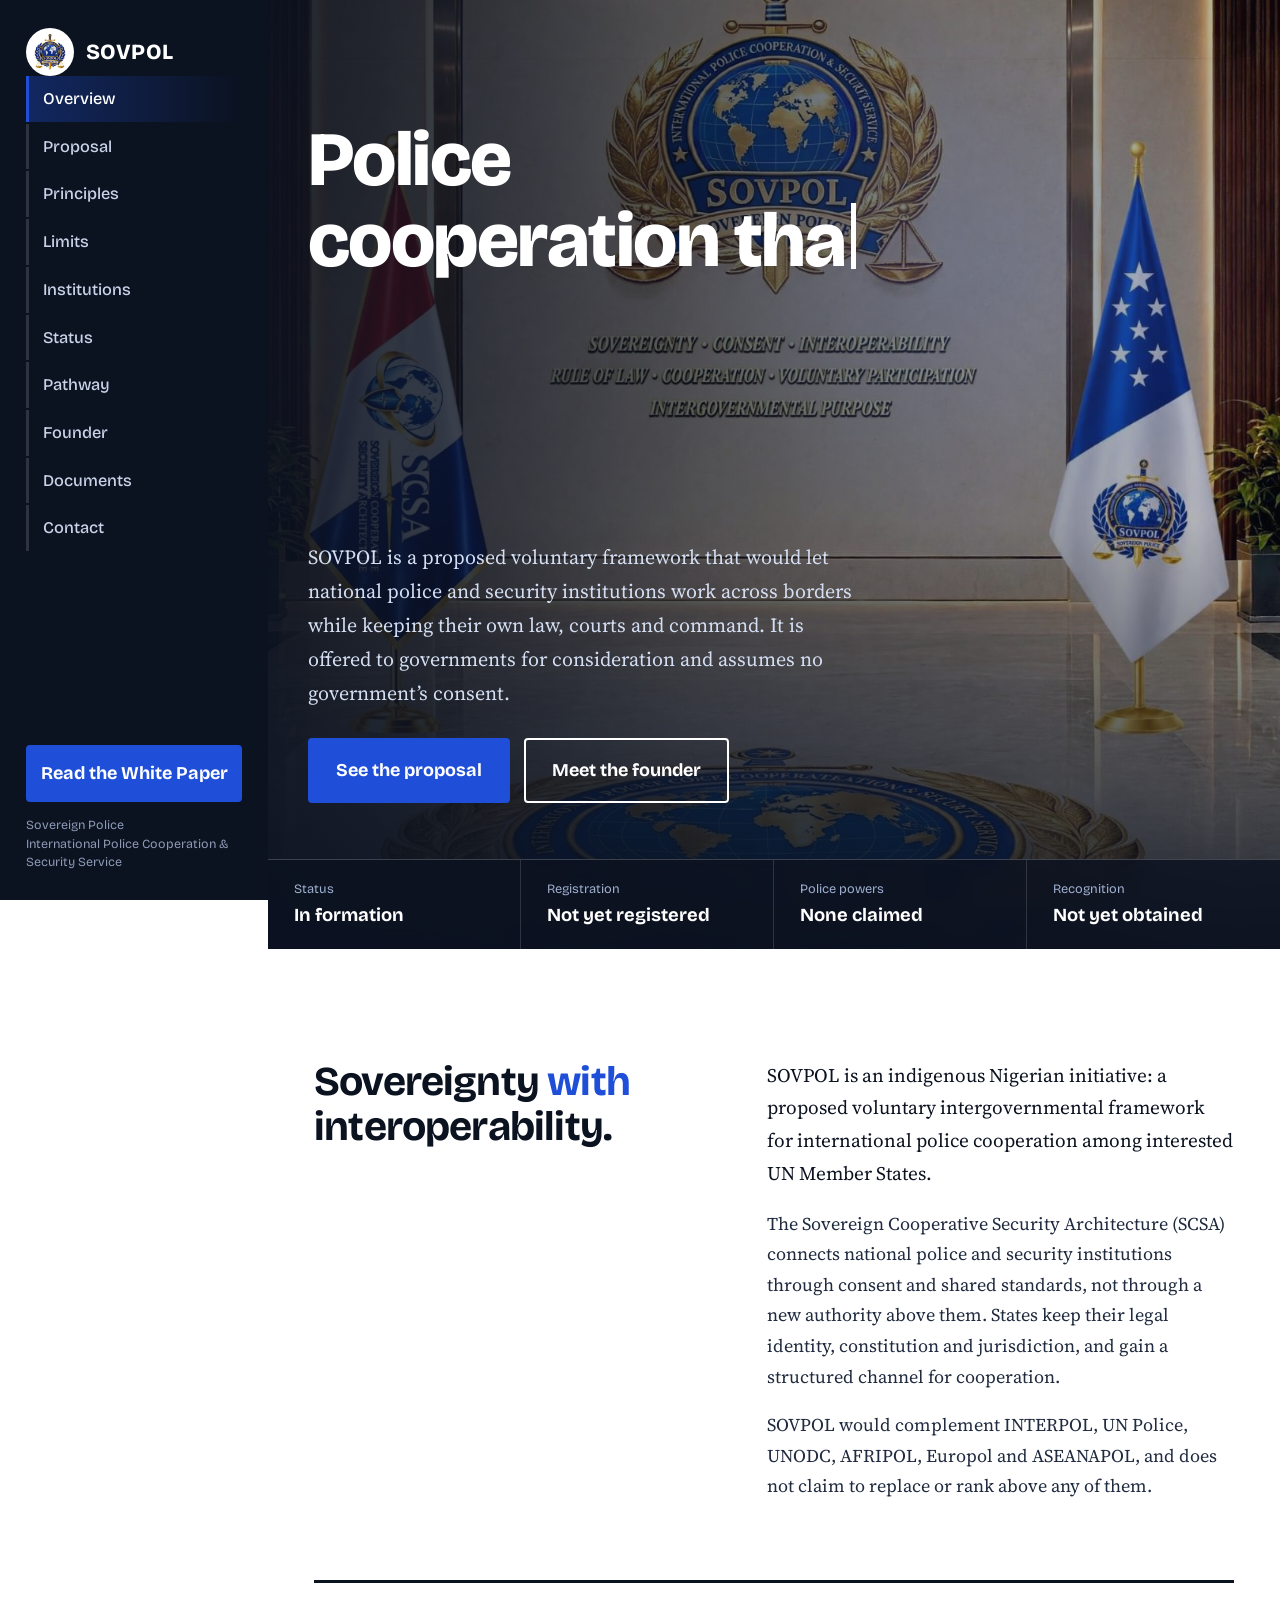
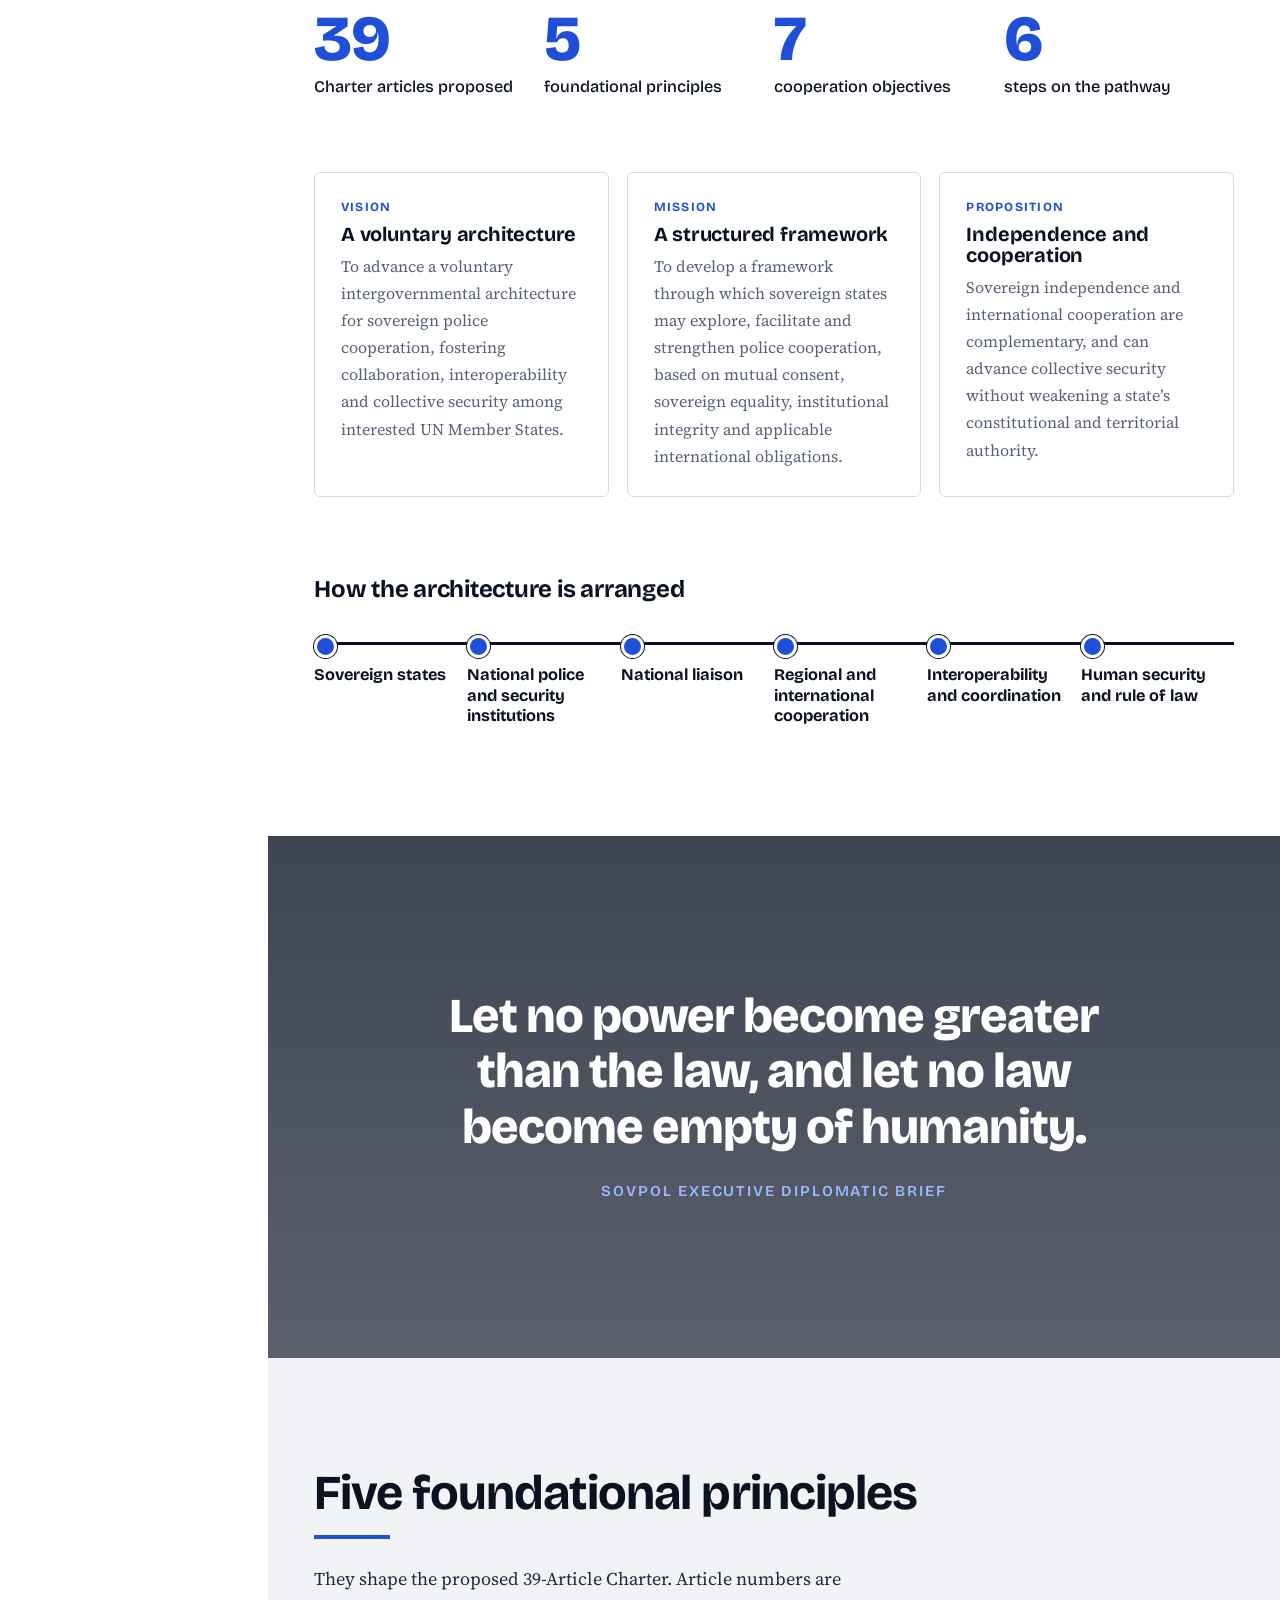
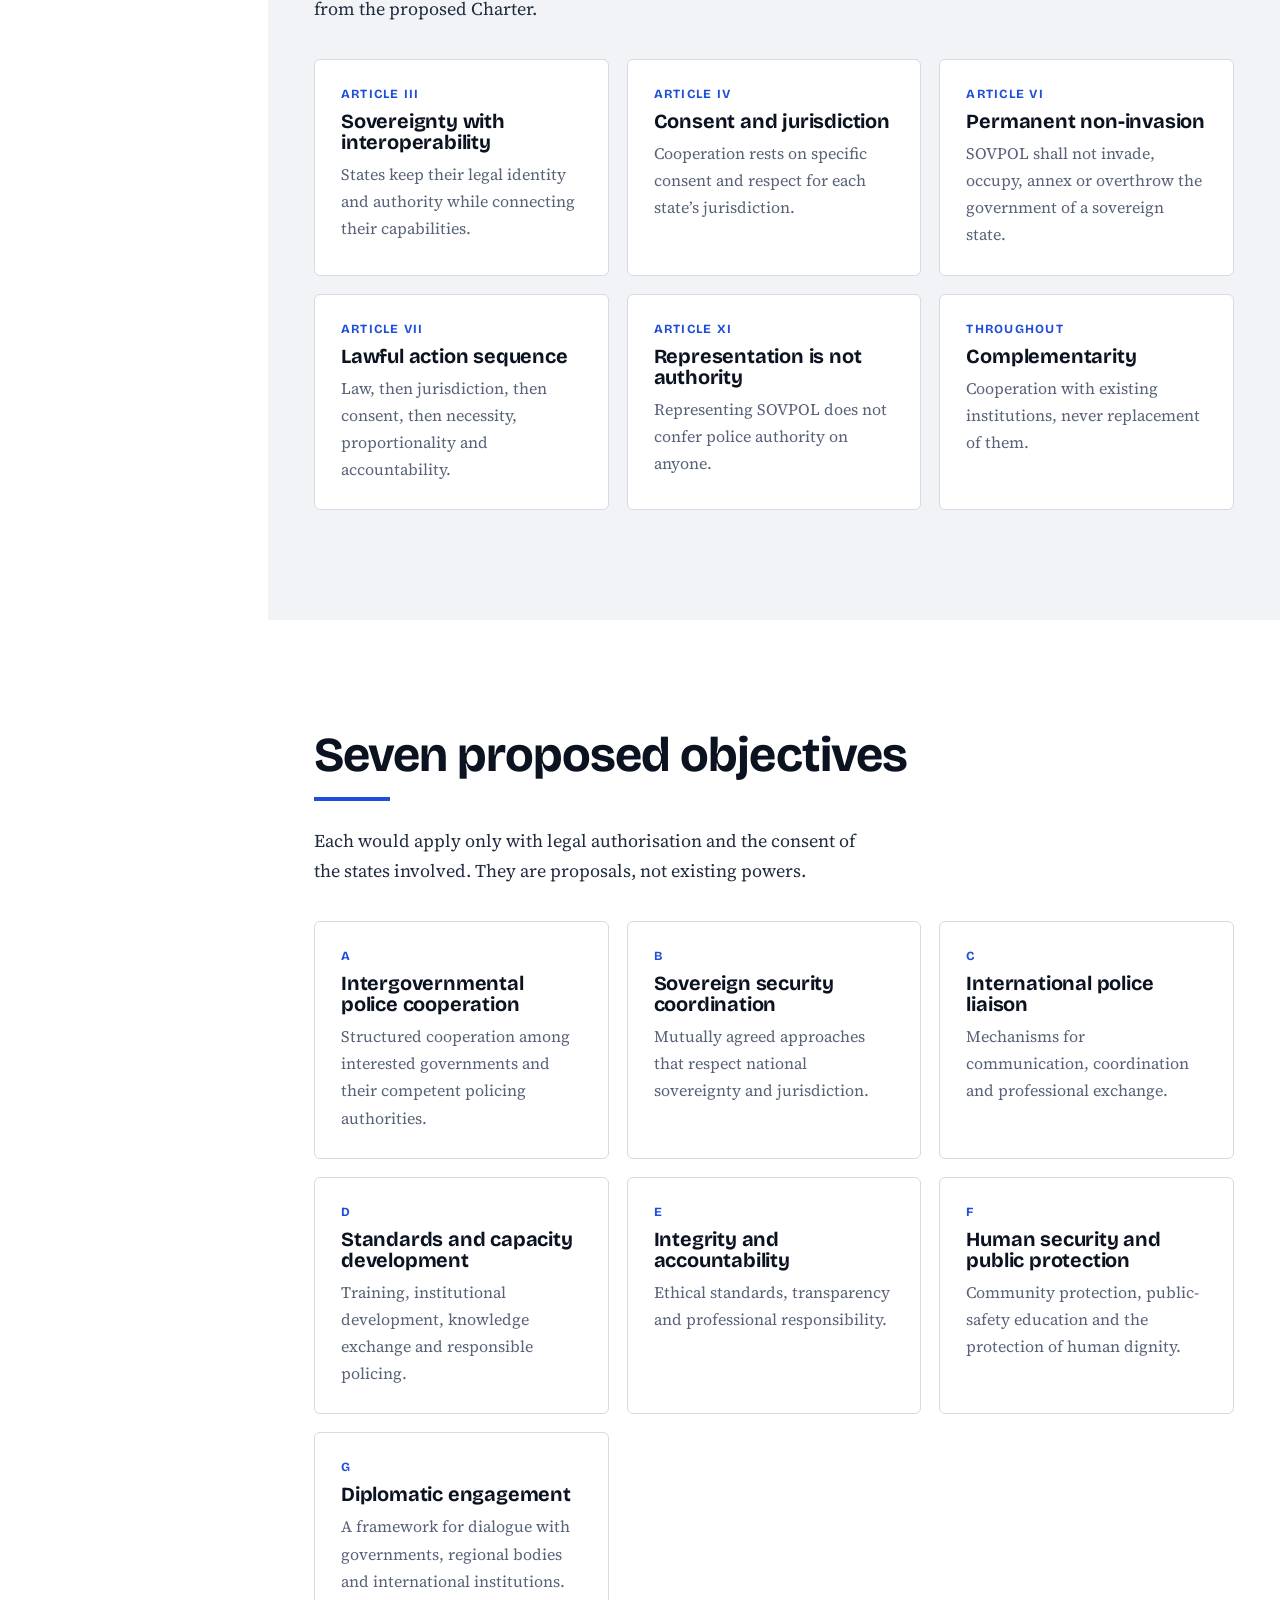
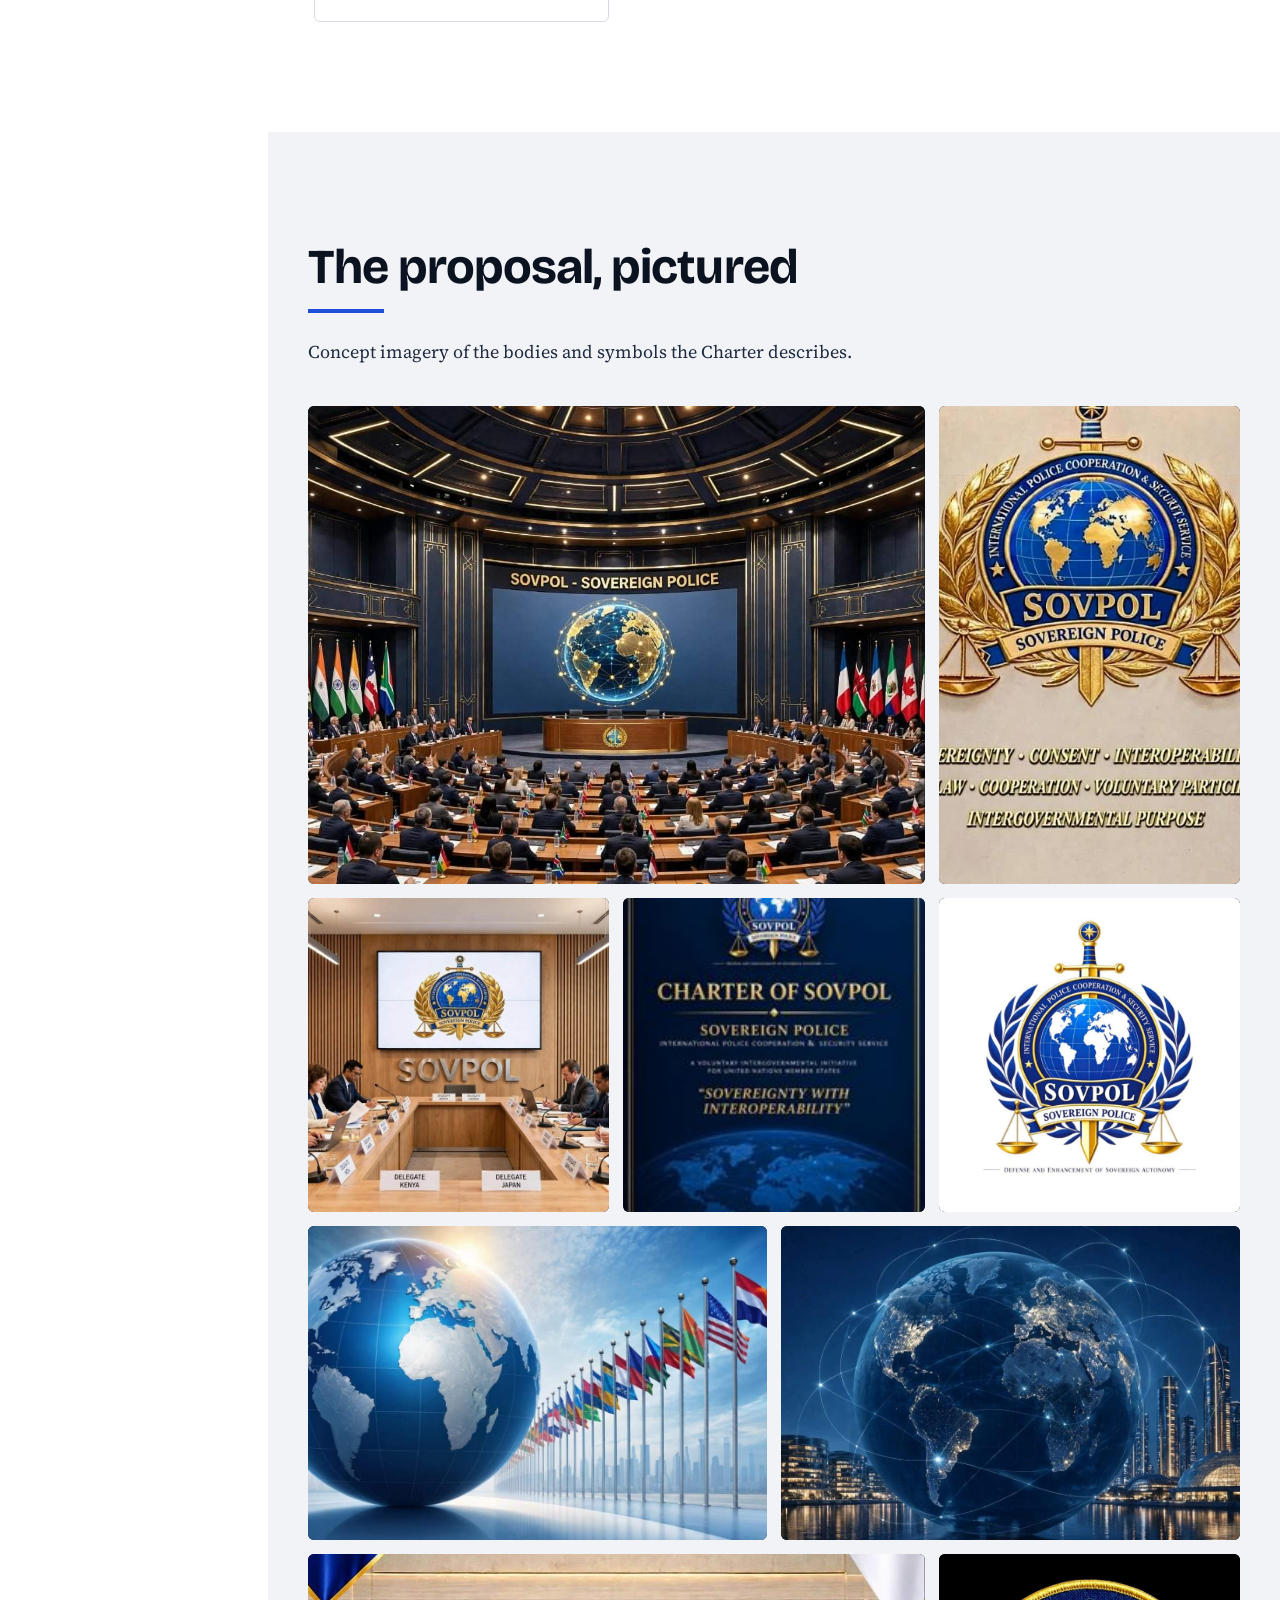
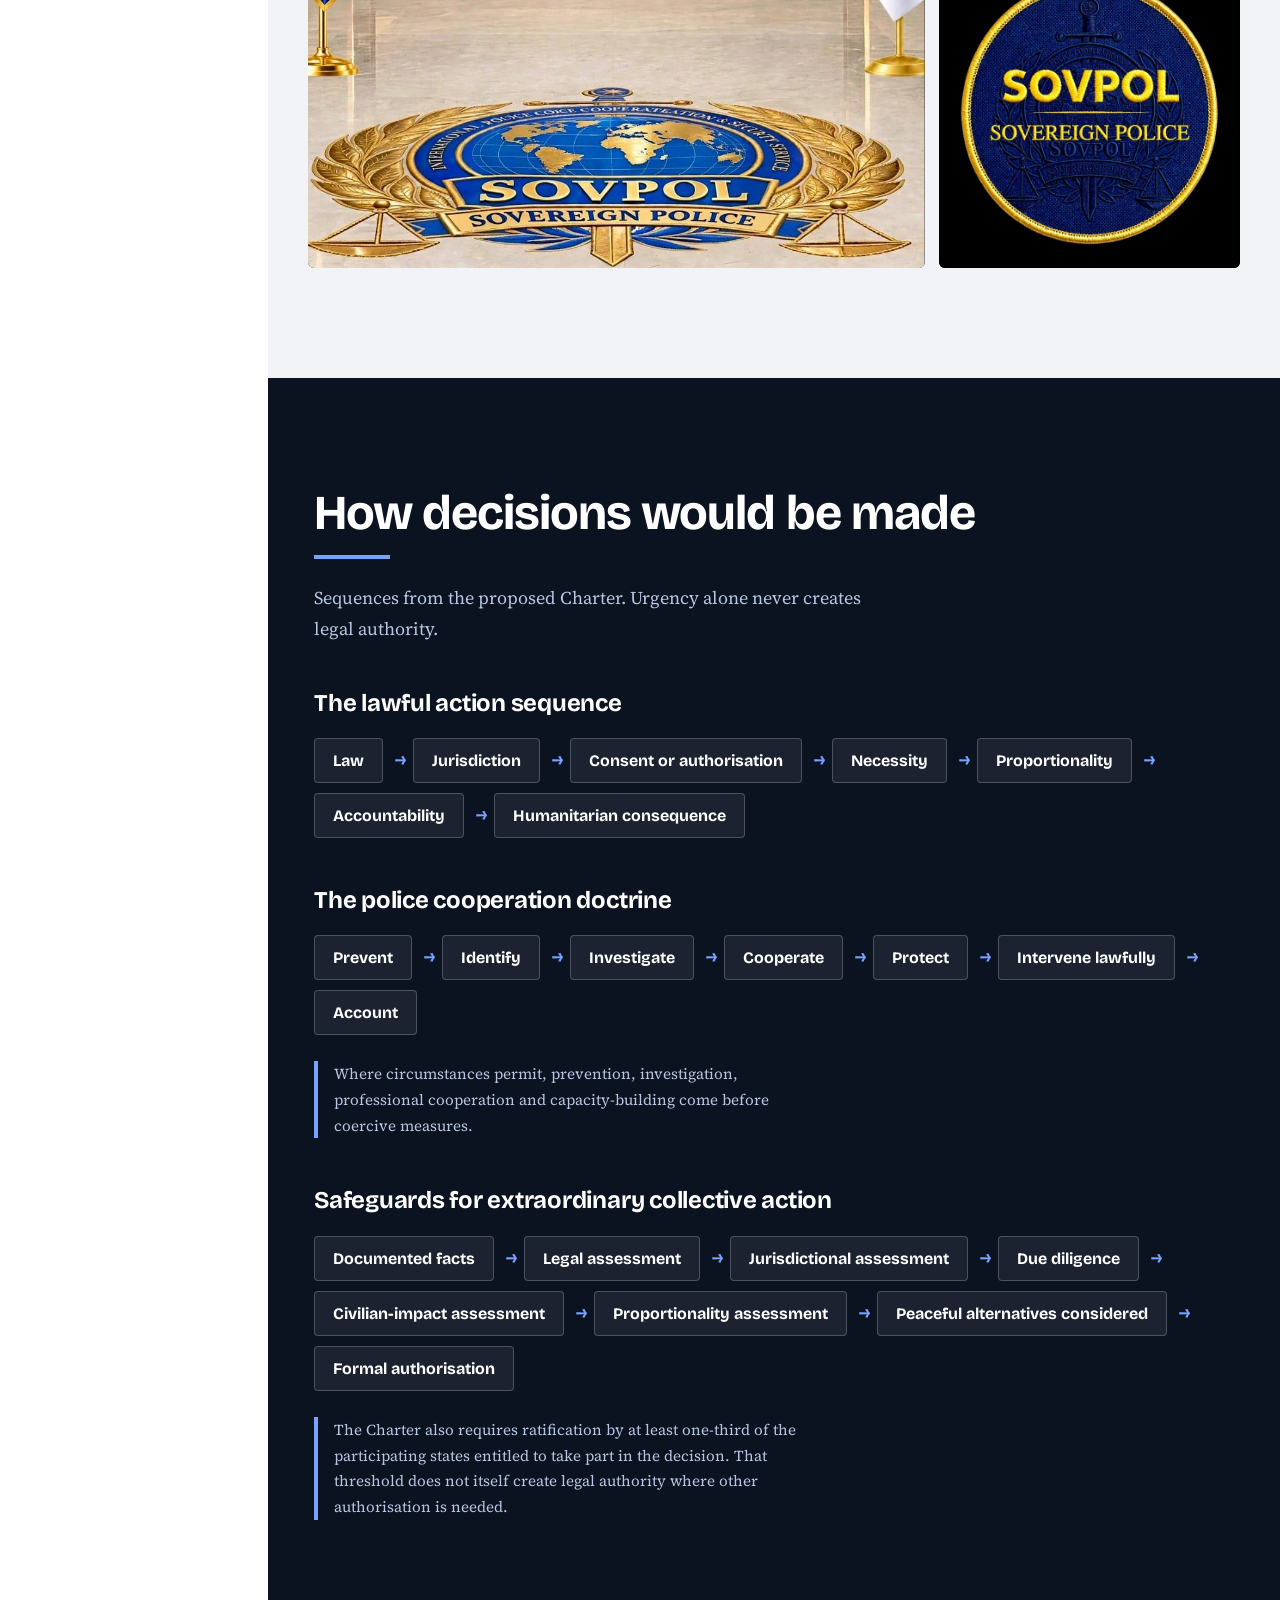
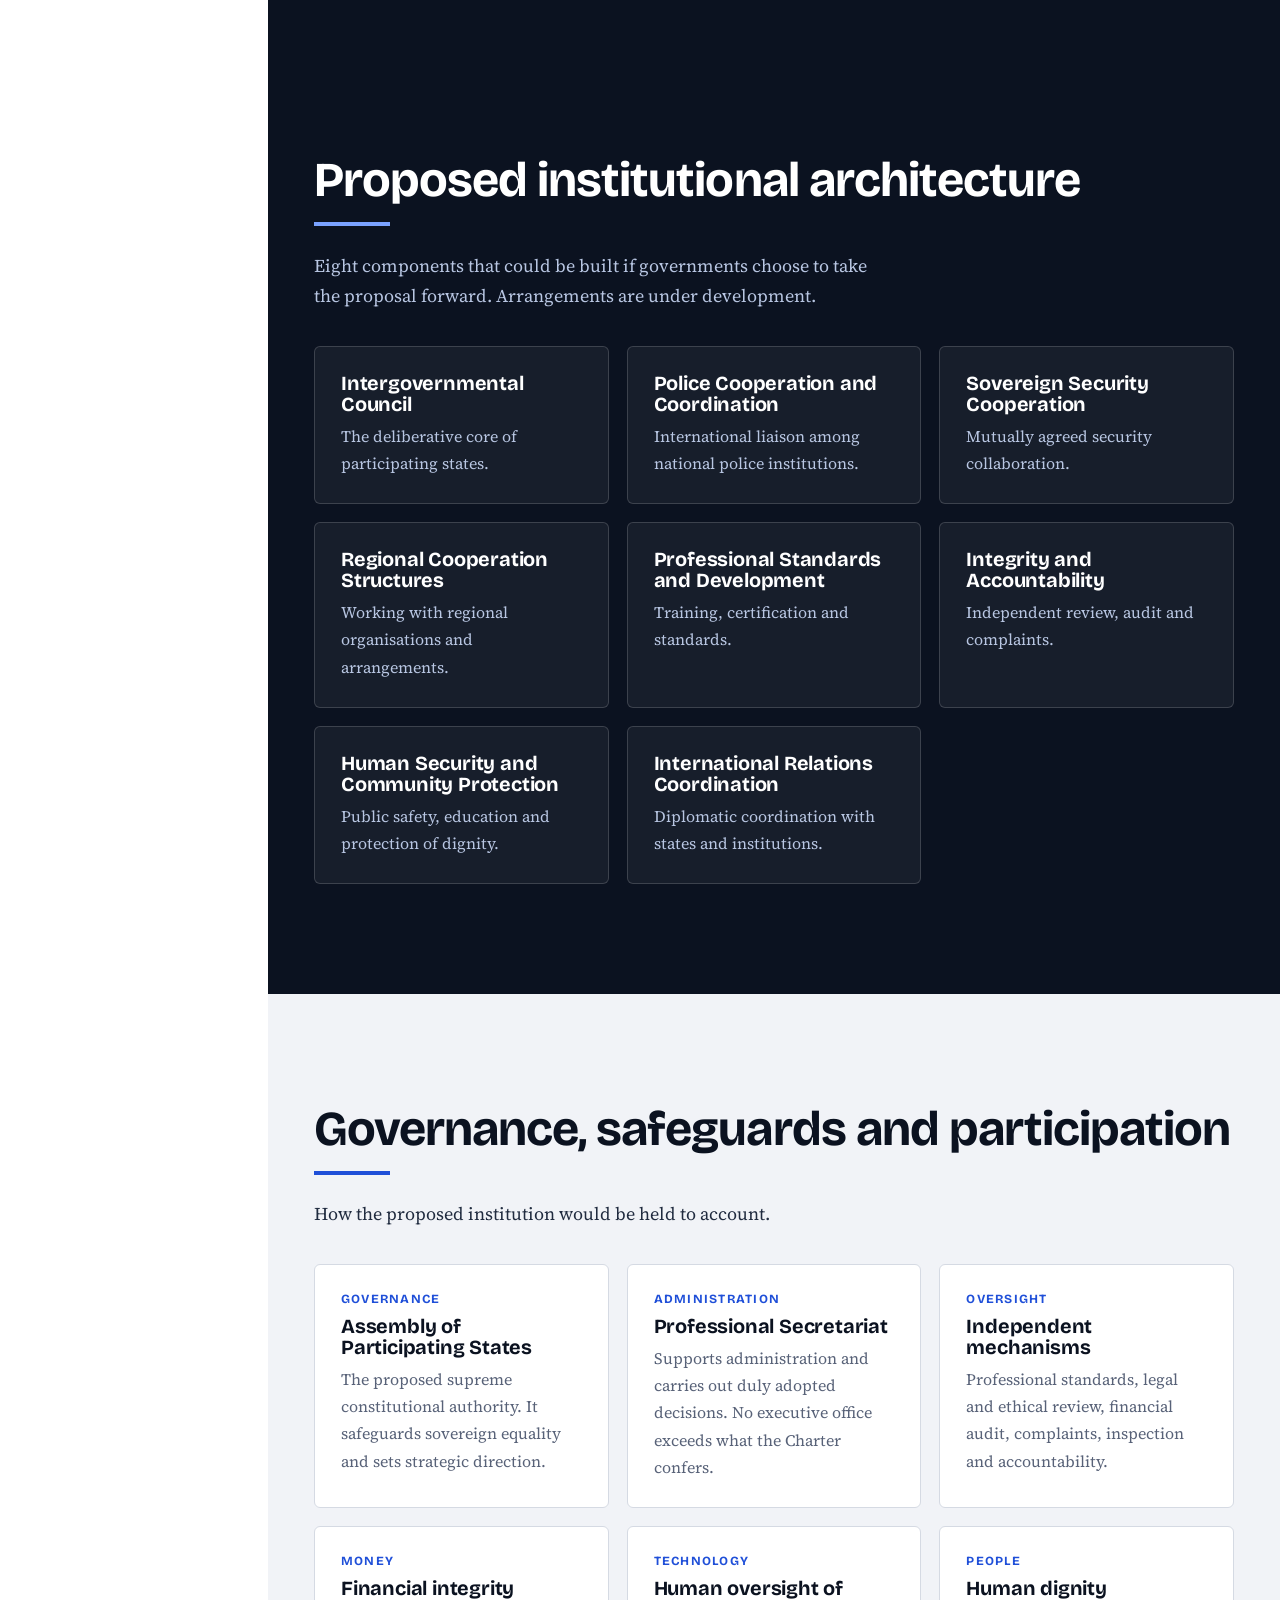
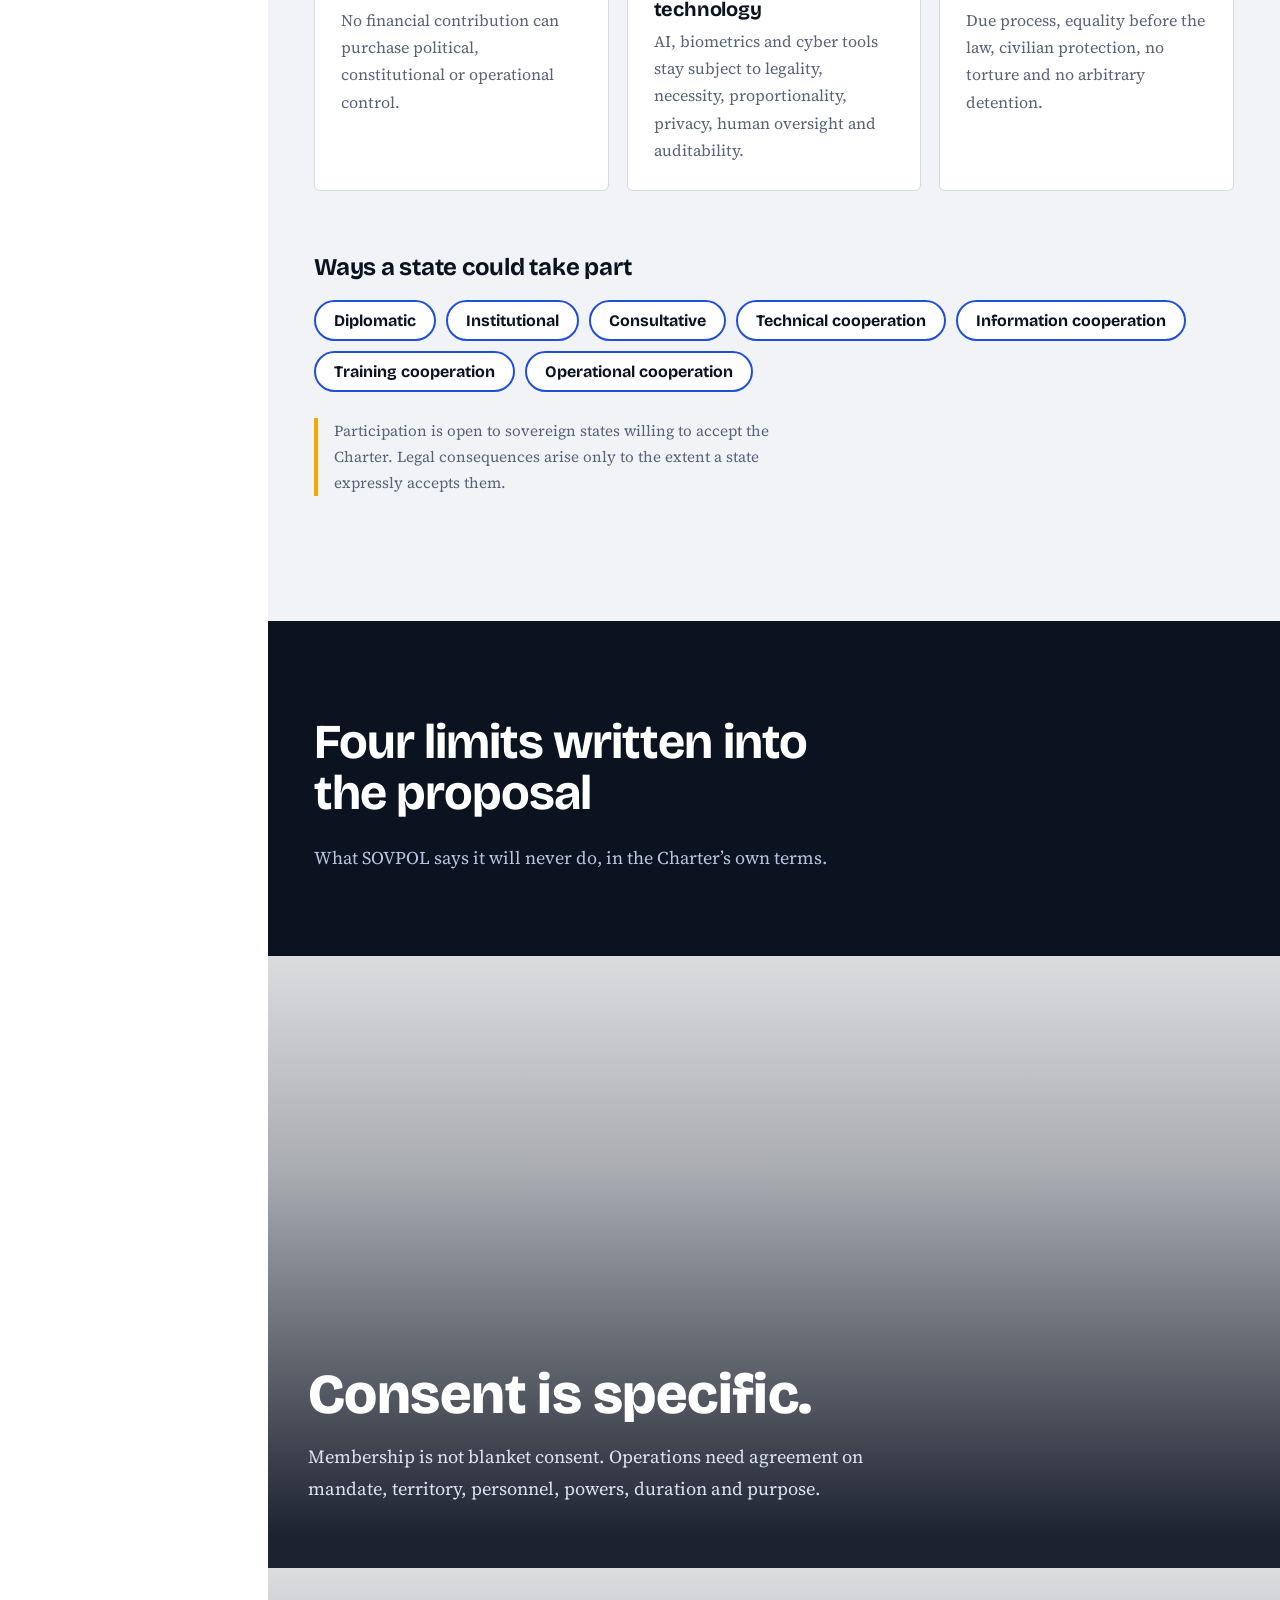
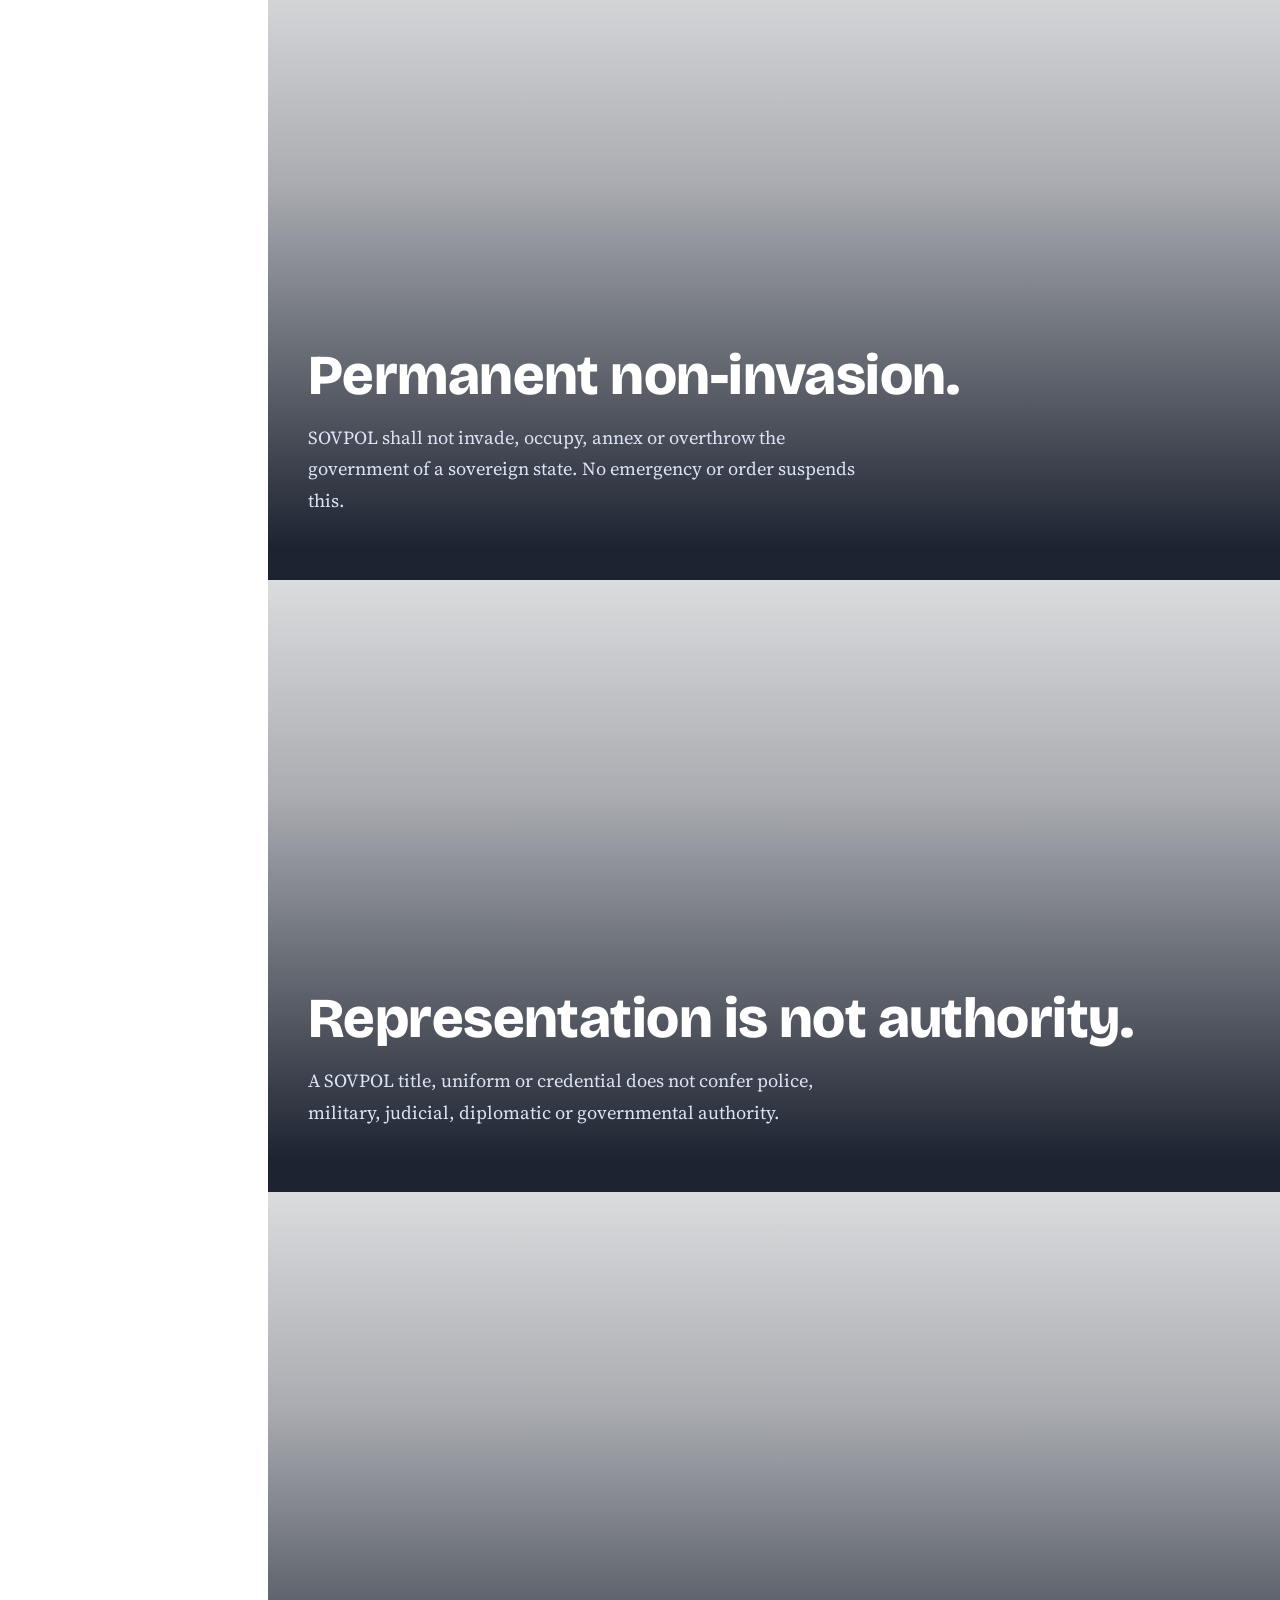
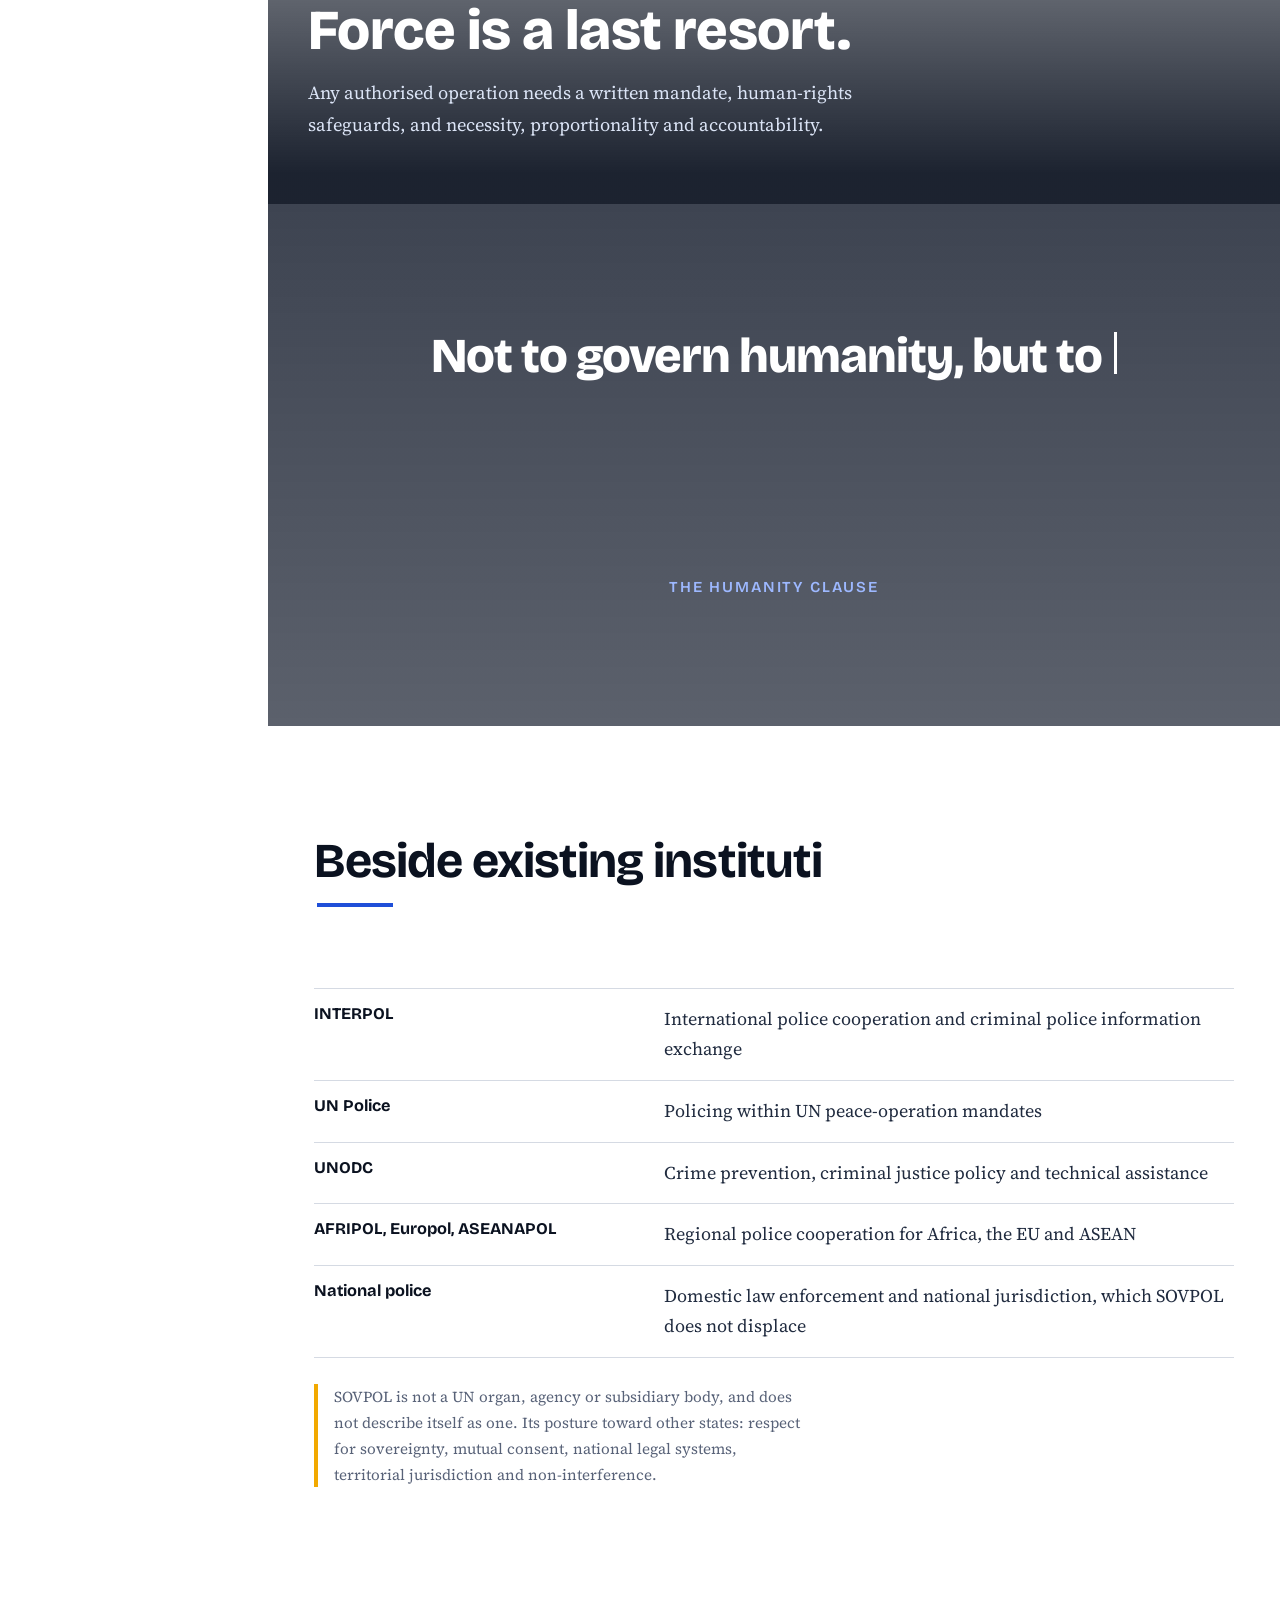
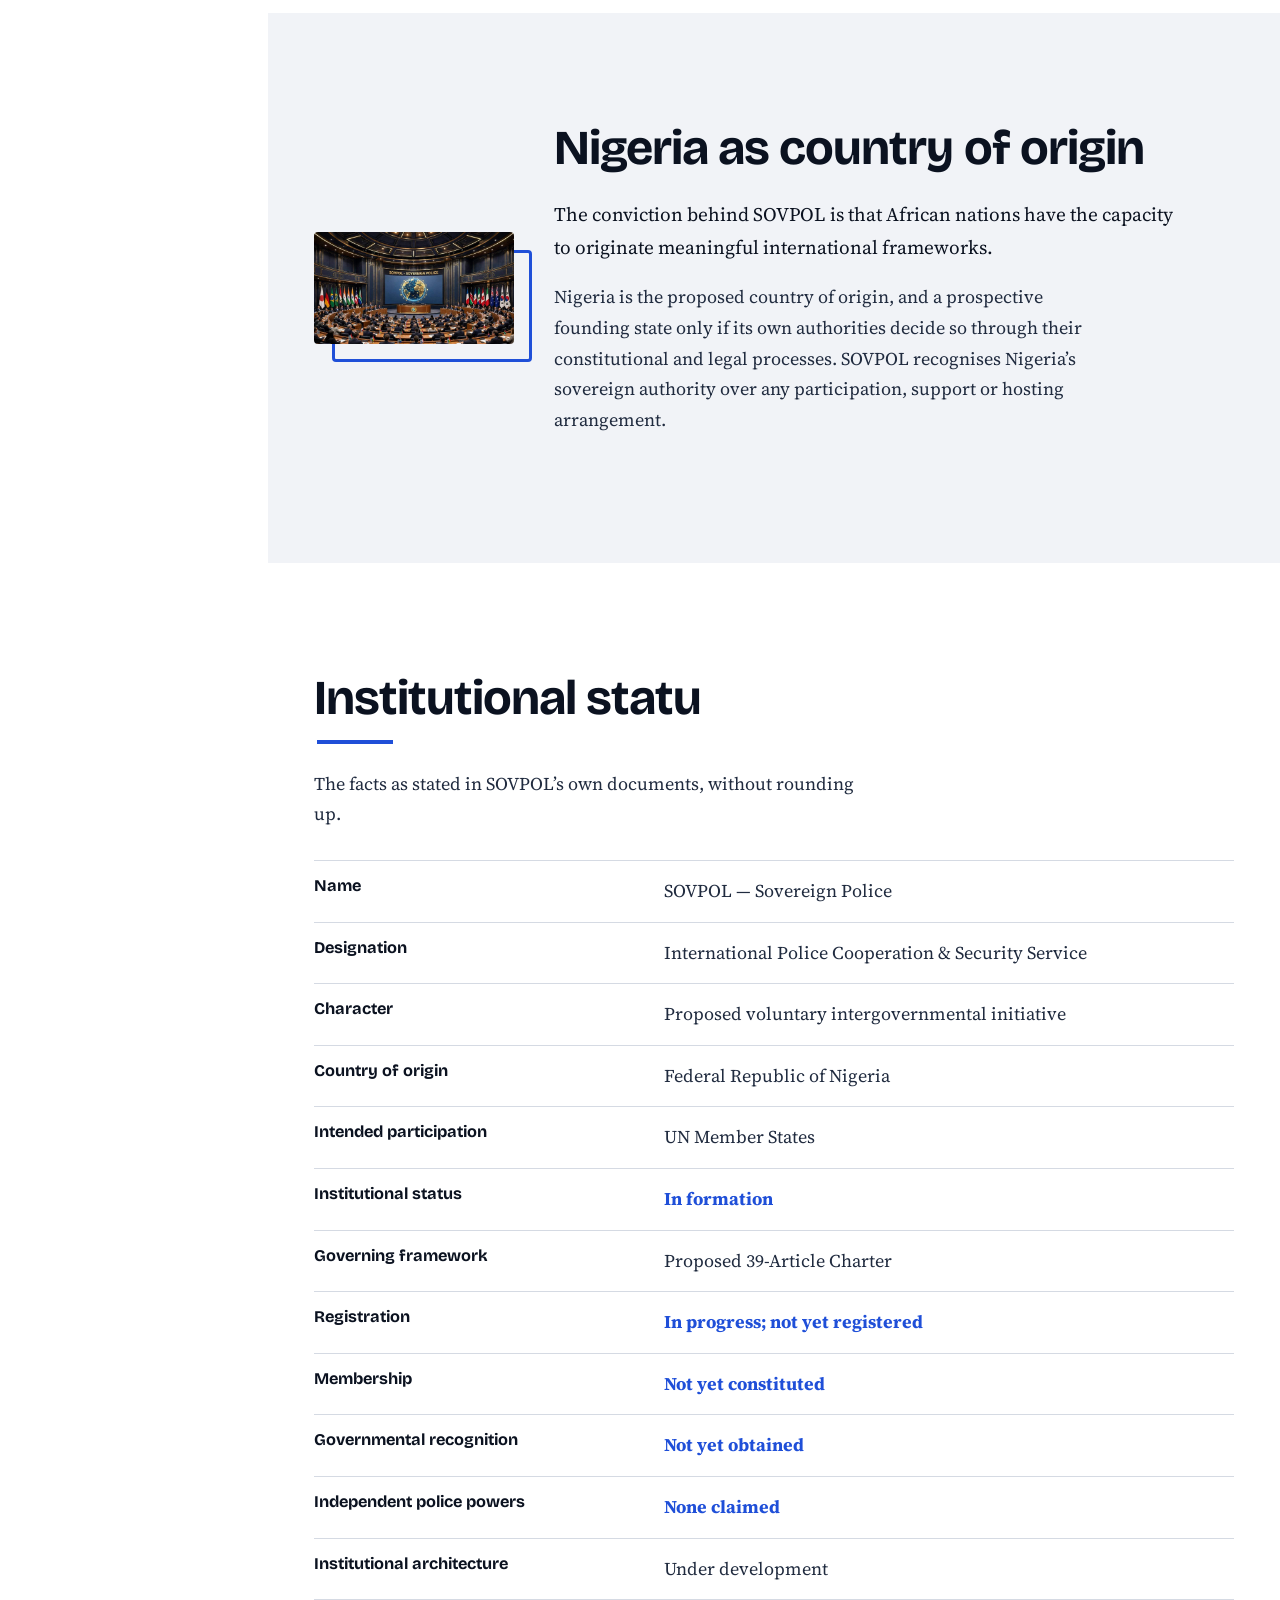
<file: index.html>
<!DOCTYPE html>
<html lang="en"><head><meta charset="utf-8"><meta name="viewport" content="width=device-width, initial-scale=1, viewport-fit=cover">
<title>SOVPOL — Sovereign Police | International Police Cooperation & Security Service</title>
<meta name="description" content="SOVPOL is a proposed, voluntary framework for police cooperation among sovereign states. Initiative in formation. Not registered. No police powers.">
<link rel="preconnect" href="https://fonts.googleapis.com"><link rel="preconnect" href="https://fonts.gstatic.com" crossorigin>
<link href="https://fonts.googleapis.com/css2?family=Bricolage+Grotesque:wght@500;700;800&family=Source+Serif+4:wght@400;600&display=swap" rel="stylesheet">
<link rel="stylesheet" href="assets/style.css"><script>document.documentElement.className="js"</script></head><body>
<div id="prog"></div>
<div id="pre" aria-hidden="true"><img src="assets/img/logo.jpg" alt=""><div class="t"></div><div class="bar"><i></i></div></div>
<div class="top"><a href="index.html"><img src="assets/img/logo.jpg" alt="">SOVPOL</a><button id="mb" aria-expanded="false" aria-controls="rail">Menu</button></div>
<aside class="rail" id="rail" aria-label="Site navigation"><a class="brand" href="index.html"><img src="assets/img/logo.jpg" alt="SOVPOL emblem">SOVPOL</a>
<nav><a href="#top" class="on">Overview</a><a href="#proposal">Proposal</a><a href="#principles">Principles</a><a href="#limits">Limits</a><a href="#institutions">Institutions</a><a href="#status">Status</a><a href="#pathway">Pathway</a><a href="founder.html">Founder</a><a href="#documents">Documents</a><a href="#contact">Contact</a></nav>
<a class="cta" href="docs/SOVPOL-Foundational-Policy-White-Paper.pdf">Read the White Paper</a><small>Sovereign Police<br>International Police Cooperation &amp; Security Service</small></aside>
<main><section class="hero" id="top"><div class="spot"></div><div class="in">
<h1><span data-tw="Police cooperation that begins with consent.">Police cooperation that begins with consent.</span></h1>
<p class="rot" data-rot="Sovereignty with interoperability.|Cooperation without subordination.|Consent, law and accountability.|Connection, not replacement."></p>
<p class="lede">SOVPOL is a proposed voluntary framework that would let national police and security institutions work across borders while keeping their own law, courts and command. It is offered to governments for consideration and assumes no government’s consent.</p>
<div class="btns"><a class="btn p" href="#proposal">See the proposal</a><a class="btn" href="founder.html">Meet the founder</a></div></div>
<div class="strip"><div><span>Status</span><b>In formation</b></div><div><span>Registration</span><b>Not yet registered</b></div><div><span>Police powers</span><b>None claimed</b></div><div><span>Recognition</span><b>Not yet obtained</b></div></div></section>

<section id="proposal"><div class="in"><div class="split">
<div class="big rv">Sovereignty <i>with</i> interoperability.</div>
<div class="rv d1"><p class="lead">SOVPOL is an indigenous Nigerian initiative: a proposed voluntary intergovernmental framework for international police cooperation among interested UN Member States.</p>
<p>The Sovereign Cooperative Security Architecture (SCSA) connects national police and security institutions through consent and shared standards, not through a new authority above them. States keep their legal identity, constitution and jurisdiction, and gain a structured channel for cooperation.</p>
<p>SOVPOL would complement INTERPOL, UN Police, UNODC, AFRIPOL, Europol and ASEANAPOL, and does not claim to replace or rank above any of them.</p></div></div>
<div class="stats rv"><div><b data-n="39">0</b><span>Charter articles proposed</span></div><div><b data-n="5">0</b><span>foundational principles</span></div><div><b data-n="7">0</b><span>cooperation objectives</span></div><div><b data-n="6">0</b><span>steps on the pathway</span></div></div>
<div class="cards" style="margin-top:70px"><div class="card rv d1"><small>Vision</small><h3>A voluntary architecture</h3><p>To advance a voluntary intergovernmental architecture for sovereign police cooperation, fostering collaboration, interoperability and collective security among interested UN Member States.</p></div>
<div class="card rv d2"><small>Mission</small><h3>A structured framework</h3><p>To develop a framework through which sovereign states may explore, facilitate and strengthen police cooperation, based on mutual consent, sovereign equality, institutional integrity and applicable international obligations.</p></div>
<div class="card rv d3"><small>Proposition</small><h3>Independence and cooperation</h3><p>Sovereign independence and international cooperation are complementary, and can advance collective security without weakening a state’s constitutional and territorial authority.</p></div></div>
<h3 class="rv" style="margin-top:80px">How the architecture is arranged</h3>
<div class="flow rv"><div>Sovereign states</div><div>National police and security institutions</div><div>National liaison</div><div>Regional and international cooperation</div><div>Interoperability and coordination</div><div>Human security and rule of law</div></div></div></section>

<section class="band2 b1"><div class="in rv"><p class="bq">Let no power become greater than the law, and let no law become empty of humanity.</p><span>SOVPOL Executive Diplomatic Brief</span></div></section><section class="grey" id="principles"><div class="in"><h2 class="rv">Five foundational principles</h2><p class="rv">They shape the proposed 39-Article Charter. Article numbers are from the proposed Charter.</p><div class="cards"><div class="card rv d1"><small>Article III</small><h3>Sovereignty with interoperability</h3><p>States keep their legal identity and authority while connecting their capabilities.</p></div><div class="card rv d2"><small>Article IV</small><h3>Consent and jurisdiction</h3><p>Cooperation rests on specific consent and respect for each state’s jurisdiction.</p></div><div class="card rv d3"><small>Article VI</small><h3>Permanent non-invasion</h3><p>SOVPOL shall not invade, occupy, annex or overthrow the government of a sovereign state.</p></div><div class="card rv d1"><small>Article VII</small><h3>Lawful action sequence</h3><p>Law, then jurisdiction, then consent, then necessity, proportionality and accountability.</p></div><div class="card rv d2"><small>Article XI</small><h3>Representation is not authority</h3><p>Representing SOVPOL does not confer police authority on anyone.</p></div><div class="card rv d3"><small>Throughout</small><h3>Complementarity</h3><p>Cooperation with existing institutions, never replacement of them.</p></div></div></div></section>

<section><div class="in"><h2 class="rv">Seven proposed objectives</h2><p class="rv">Each would apply only with legal authorisation and the consent of the states involved. They are proposals, not existing powers.</p><div class="cards"><div class="card rv d1"><small>A</small><h3>Intergovernmental police cooperation</h3><p>Structured cooperation among interested governments and their competent policing authorities.</p></div><div class="card rv d2"><small>B</small><h3>Sovereign security coordination</h3><p>Mutually agreed approaches that respect national sovereignty and jurisdiction.</p></div><div class="card rv d3"><small>C</small><h3>International police liaison</h3><p>Mechanisms for communication, coordination and professional exchange.</p></div><div class="card rv d1"><small>D</small><h3>Standards and capacity development</h3><p>Training, institutional development, knowledge exchange and responsible policing.</p></div><div class="card rv d2"><small>E</small><h3>Integrity and accountability</h3><p>Ethical standards, transparency and professional responsibility.</p></div><div class="card rv d3"><small>F</small><h3>Human security and public protection</h3><p>Community protection, public-safety education and the protection of human dignity.</p></div><div class="card rv d1"><small>G</small><h3>Diplomatic engagement</h3><p>A framework for dialogue with governments, regional bodies and international institutions.</p></div></div></div></section>

<section class="grey" id="gallery"><div class="in" style="max-width:1160px"><h2 class="rv">The proposal, pictured</h2><p class="rv">Concept imagery of the bodies and symbols the Charter describes.</p><div class="mosaic"><figure class="tile rv g1  d1"><img src="assets/img/hall.jpg" alt="Proposed Assembly of Participating States" loading="lazy"><figcaption>Proposed Assembly of Participating States</figcaption></figure><figure class="tile rv g2  d2"><img src="assets/img/emblem.jpg" alt="The SOVPOL emblem" loading="lazy"><figcaption>The SOVPOL emblem</figcaption></figure><figure class="tile rv g3  d1"><img src="assets/img/meet.jpg" alt="Intergovernmental consultation" loading="lazy"><figcaption>Intergovernmental consultation</figcaption></figure><figure class="tile rv g4  d2"><img src="assets/img/charter.jpg" alt="Charter of SOVPOL (proposed)" loading="lazy"><figcaption>Charter of SOVPOL (proposed)</figcaption></figure><figure class="tile rv g5 w d3"><img src="assets/img/logo2.jpg" alt="Emblem with the DESA motto" loading="lazy"><figcaption>Emblem with the DESA motto</figcaption></figure><figure class="tile rv g6  d1"><img src="assets/img/flags.jpg" alt="Sovereign states, equal and voluntary" loading="lazy"><figcaption>Sovereign states, equal and voluntary</figcaption></figure><figure class="tile rv g7  d2"><img src="assets/img/globe.jpg" alt="Human security, worldwide" loading="lazy"><figcaption>Human security, worldwide</figcaption></figure><figure class="tile rv g8  d1"><img src="assets/img/floor.jpg" alt="Sovereignty with interoperability" loading="lazy"><figcaption>Sovereignty with interoperability</figcaption></figure><figure class="tile rv g9 k d2"><img src="assets/img/roundel.jpg" alt="The SOVPOL roundel" loading="lazy"><figcaption>The SOVPOL roundel</figcaption></figure></div></div></section><section class="dark" id="doctrine"><div class="in"><h2 class="rv">How decisions would be made</h2><p class="rv" style="color:#b8c6e2">Sequences from the proposed Charter. Urgency alone never creates legal authority.</p><h3 class="rv" style="margin-top:46px">The lawful action sequence</h3><div class="seq rv"><span>Law</span><span>Jurisdiction</span><span>Consent or authorisation</span><span>Necessity</span><span>Proportionality</span><span>Accountability</span><span>Humanitarian consequence</span></div><h3 class="rv" style="margin-top:50px">The police cooperation doctrine</h3><div class="seq rv"><span>Prevent</span><span>Identify</span><span>Investigate</span><span>Cooperate</span><span>Protect</span><span>Intervene lawfully</span><span>Account</span></div><p class="note rv" style="border-color:#7aa2ff">Where circumstances permit, prevention, investigation, professional cooperation and capacity-building come before coercive measures.</p><h3 class="rv" style="margin-top:50px">Safeguards for extraordinary collective action</h3><div class="seq rv"><span>Documented facts</span><span>Legal assessment</span><span>Jurisdictional assessment</span><span>Due diligence</span><span>Civilian-impact assessment</span><span>Proportionality assessment</span><span>Peaceful alternatives considered</span><span>Formal authorisation</span></div><p class="note rv" style="border-color:#7aa2ff">The Charter also requires ratification by at least one-third of the participating states entitled to take part in the decision. That threshold does not itself create legal authority where other authorisation is needed.</p></div></section><section class="dark"><div class="in"><h2 class="rv">Proposed institutional architecture</h2><p class="rv" style="color:#b8c6e2">Eight components that could be built if governments choose to take the proposal forward. Arrangements are under development.</p><div class="cards"><div class="card rv d1"><h3>Intergovernmental Council</h3><p>The deliberative core of participating states.</p></div><div class="card rv d2"><h3>Police Cooperation and Coordination</h3><p>International liaison among national police institutions.</p></div><div class="card rv d3"><h3>Sovereign Security Cooperation</h3><p>Mutually agreed security collaboration.</p></div><div class="card rv d1"><h3>Regional Cooperation Structures</h3><p>Working with regional organisations and arrangements.</p></div><div class="card rv d2"><h3>Professional Standards and Development</h3><p>Training, certification and standards.</p></div><div class="card rv d3"><h3>Integrity and Accountability</h3><p>Independent review, audit and complaints.</p></div><div class="card rv d1"><h3>Human Security and Community Protection</h3><p>Public safety, education and protection of dignity.</p></div><div class="card rv d2"><h3>International Relations Coordination</h3><p>Diplomatic coordination with states and institutions.</p></div></div></div></section>

<section class="grey"><div class="in"><h2 class="rv">Governance, safeguards and participation</h2><p class="rv">How the proposed institution would be held to account.</p><div class="cards"><div class="card rv d1"><small>Governance</small><h3>Assembly of Participating States</h3><p>The proposed supreme constitutional authority. It safeguards sovereign equality and sets strategic direction.</p></div><div class="card rv d2"><small>Administration</small><h3>Professional Secretariat</h3><p>Supports administration and carries out duly adopted decisions. No executive office exceeds what the Charter confers.</p></div><div class="card rv d3"><small>Oversight</small><h3>Independent mechanisms</h3><p>Professional standards, legal and ethical review, financial audit, complaints, inspection and accountability.</p></div><div class="card rv d1"><small>Money</small><h3>Financial integrity</h3><p>No financial contribution can purchase political, constitutional or operational control.</p></div><div class="card rv d2"><small>Technology</small><h3>Human oversight of technology</h3><p>AI, biometrics and cyber tools stay subject to legality, necessity, proportionality, privacy, human oversight and auditability.</p></div><div class="card rv d3"><small>People</small><h3>Human dignity</h3><p>Due process, equality before the law, civilian protection, no torture and no arbitrary detention.</p></div></div><h3 class="rv" style="margin-top:64px">Ways a state could take part</h3><div class="tags rv"><span>Diplomatic</span><span>Institutional</span><span>Consultative</span><span>Technical cooperation</span><span>Information cooperation</span><span>Training cooperation</span><span>Operational cooperation</span></div><p class="note rv">Participation is open to sovereign states willing to accept the Charter. Legal consequences arise only to the extent a state expressly accepts them.</p></div></section><div class="head" id="limits"><div class="in rv"><h2>Four limits written into the proposal</h2><p>What SOVPOL says it will never do, in the Charter’s own terms.</p></div></div><section class="cine c1"><div class="in rv"><h3>Consent is specific.</h3><p>Membership is not blanket consent. Operations need agreement on mandate, territory, personnel, powers, duration and purpose.</p></div></section><section class="cine c2"><div class="in rv"><h3>Permanent non-invasion.</h3><p>SOVPOL shall not invade, occupy, annex or overthrow the government of a sovereign state. No emergency or order suspends this.</p></div></section><section class="cine c3"><div class="in rv"><h3>Representation is not authority.</h3><p>A SOVPOL title, uniform or credential does not confer police, military, judicial, diplomatic or governmental authority.</p></div></section><section class="cine c4"><div class="in rv"><h3>Force is a last resort.</h3><p>Any authorised operation needs a written mandate, human-rights safeguards, and necessity, proportionality and accountability.</p></div></section>

<section class="band2 b2"><div class="in rv"><p class="bq">Not to govern humanity, but to serve humanity. Not to dominate states, but to help states cooperate.</p><span>The Humanity Clause</span></div></section><section id="institutions"><div class="in"><h2 class="rv">Beside existing institutions, not above them</h2>
<table class="tbl rv"><tr><th>INTERPOL</th><td>International police cooperation and criminal police information exchange</td></tr><tr><th>UN Police</th><td>Policing within UN peace-operation mandates</td></tr><tr><th>UNODC</th><td>Crime prevention, criminal justice policy and technical assistance</td></tr><tr><th>AFRIPOL, Europol, ASEANAPOL</th><td>Regional police cooperation for Africa, the EU and ASEAN</td></tr><tr><th>National police</th><td>Domestic law enforcement and national jurisdiction, which SOVPOL does not displace</td></tr></table>
<p class="note rv">SOVPOL is not a UN organ, agency or subsidiary body, and does not describe itself as one. Its posture toward other states: respect for sovereignty, mutual consent, national legal systems, territorial jurisdiction and non-interference.</p></div></section>

<section class="grey"><div class="in"><div class="mini"><div class="pic rv"><img src="assets/img/hall.jpg" alt="Assembly hall"></div><div class="rv d1"><h2>Nigeria as country of origin</h2><p class="lead">The conviction behind SOVPOL is that African nations have the capacity to originate meaningful international frameworks.</p><p>Nigeria is the proposed country of origin, and a prospective founding state only if its own authorities decide so through their constitutional and legal processes. SOVPOL recognises Nigeria’s sovereign authority over any participation, support or hosting arrangement.</p></div></div></div></section>

<section id="status"><div class="in"><h2 class="rv">Institutional status</h2><p class="rv">The facts as stated in SOVPOL’s own documents, without rounding up.</p>
<table class="tbl rv"><tr><th>Name</th><td>SOVPOL — Sovereign Police</td></tr><tr><th>Designation</th><td>International Police Cooperation &amp; Security Service</td></tr><tr><th>Character</th><td>Proposed voluntary intergovernmental initiative</td></tr><tr><th>Country of origin</th><td>Federal Republic of Nigeria</td></tr><tr><th>Intended participation</th><td>UN Member States</td></tr><tr><th>Institutional status</th><td><b>In formation</b></td></tr><tr><th>Governing framework</th><td>Proposed 39-Article Charter</td></tr><tr><th>Registration</th><td><b>In progress; not yet registered</b></td></tr><tr><th>Membership</th><td><b>Not yet constituted</b></td></tr><tr><th>Governmental recognition</th><td><b>Not yet obtained</b></td></tr><tr><th>Independent police powers</th><td><b>None claimed</b></td></tr><tr><th>Institutional architecture</th><td>Under development</td></tr></table></div></section>

<section class="path" id="pathway"><div class="in"><h2 class="rv">Six steps, in this order</h2><p class="rv">Standing would come only through government and intergovernmental processes.</p><ol class="steps">
<li class="rv d1"><b>National consultation</b>Talks with Nigerian police, security, justice and foreign-affairs authorities.</li><li class="rv d2"><b>Diplomatic introduction</b>Presenting the concept to interested governments and institutions.</li><li class="rv d3"><b>Intergovernmental consultation</b>Exploring legal character, structure and areas of cooperation.</li>
<li class="rv d1"><b>State-led consideration</b>Interested states decide how any negotiation proceeds.</li><li class="rv d2"><b>Formal establishment</b>Only through an international instrument and national approvals.</li><li class="rv d3"><b>Institutional engagement</b>Relationships with other organisations, after lawful establishment.</li></ol></div></section>

<section><div class="in"><h2 class="rv">Long-term aspirations</h2><ol class="areas" style="list-style:decimal;padding-left:1.2em">
<li class="rv">Advance the Sovereign Cooperative Security Architecture as an international cooperation principle</li><li class="rv">Encourage voluntary participation by interested UN Member States</li><li class="rv">Develop institutional mechanisms for international police cooperation</li><li class="rv">Promote security coordination and interoperability</li><li class="rv">Encourage professional standards and capacity development</li><li class="rv">Strengthen international dialogue on human security</li><li class="rv">Support constructive cooperation with existing international and regional institutions</li></ol></div></section>

<section id="faq"><div class="in"><h2 class="rv">Questions, answered plainly</h2><div style="margin-top:30px"><div class="faq rv"><button aria-expanded="false">What is SOVPOL?<i>+</i></button><div class="a"><div><p>A proposed voluntary framework for police and security cooperation among sovereign states. It starts from a Nigerian initiative and is offered to governments for consideration.</p></div></div></div><div class="faq rv"><button aria-expanded="false">Is it a police force?<i>+</i></button><div class="a"><div><p>No. It claims no independent police powers. The idea is to help national police institutions cooperate, while each keeps its own law, courts and command.</p></div></div></div><div class="faq rv"><button aria-expanded="false">Is it part of the United Nations or INTERPOL?<i>+</i></button><div class="a"><div><p>No. It does not describe itself as a UN organ or agency, and has no UN affiliation. It aims to complement INTERPOL, UN Police, UNODC and regional bodies, not replace them.</p></div></div></div><div class="faq rv"><button aria-expanded="false">Can it act inside a country on its own?<i>+</i></button><div class="a"><div><p>No. No operational activity may take place in a state’s territory without legally sufficient consent from the competent authority. Membership alone is never consent.</p></div></div></div><div class="faq rv"><button aria-expanded="false">How could a state take part?<i>+</i></button><div class="a"><div><p>Voluntarily, through its own governmental and constitutional processes, in any of the participation categories above. Legal consequences arise only as far as the state accepts them.</p></div></div></div><div class="faq rv"><button aria-expanded="false">Where does it stand today?<i>+</i></button><div class="a"><div><p>The initiative is in formation. Registration is in progress but not yet completed, membership is not yet constituted, and governmental recognition has not been obtained.</p></div></div></div><div class="faq rv"><button aria-expanded="false">Who proposed it?<i>+</i></button><div class="a"><div><p>Tunde Atayeshe Owolabi, as Convener and Initiator, with Nigeria as the proposed country of origin. See the founder’s page.</p></div></div></div></div></div></section><section class="band2 b3"><div class="in rv"><p class="bq">Sovereignty provides the foundation. Consent provides the authority. Law provides the boundary.</p><span>The foundational doctrine</span></div></section><section class="dark" id="founder"><div class="in"><div class="mini wide"><div class="pic rv"><img src="assets/img/founder.jpg" alt="Tunde Atayeshe Owolabi"></div><div class="rv d1"><h2>The founder</h2><p class="lead" style="color:#e4ecff">Tunde Atayeshe Owolabi is the convener and initiator of SOVPOL and the principal architect of its Charter and Sovereign Cooperative Security Architecture.</p><div class="btns"><a class="btn p" href="founder.html">Read the founder’s page</a></div></div></div></div></section><section id="documents"><div class="in"><h2 class="rv">Read the founding documents</h2><div class="docs">
<a class="doc rv d1" href="docs/SOVPOL-Proposed-Charter.pdf"><img src="assets/img/charter.jpg" alt=""><b>Proposed Charter</b><span>39 Articles, proposed for intergovernmental consideration.</span><em>Open PDF</em></a>
<a class="doc rv d2" href="docs/SOVPOL-Foundational-Policy-White-Paper.pdf"><b>Foundational Policy White Paper</b><span>Status, structure and pathway of the initiative. 12 July 2026.</span><em>Open PDF</em></a>
<a class="doc rv d3" href="docs/SOVPOL-Executive-Diplomatic-Brief.pdf"><b>Executive Diplomatic Brief</b><span>A short summary for government and institutional readers.</span><em>Open PDF</em></a></div></div></section><section class="contact" id="contact"><div class="in"><div class="split rv">
<div><h2>Write to the convener</h2><p>Government offices, police and security institutions, and international organisations are invited to request the documents, give legal observations, or open a consultation.</p></div>
<div><h3>Tunde Atayeshe Owolabi</h3><p>Convener / Initiator, SOVPOL — Sovereign Police<br>Country of origin proposed: Federal Republic of Nigeria</p><p><a href="mailto:sovpolsovereignsecurity@gmail.com">sovpolsovereignsecurity@gmail.com</a><br><a href="tel:+2348088880627">+234 808 888 0627</a> · <a href="tel:+2348074928906">+234 807 492 8906</a></p></div></div></div></section></main>
<footer><div class="in"><p>SOVPOL — Sovereign Police · International Police Cooperation &amp; Security Service</p><p>Website by <a href="https://noveltiqhq.com.ng">n.noveltiq</a> · noveltiqhq.com.ng</p></div></footer>
<button id="up" aria-label="Back to top">&#8593;</button><script src="assets/app.js"></script></body></html>
</file>
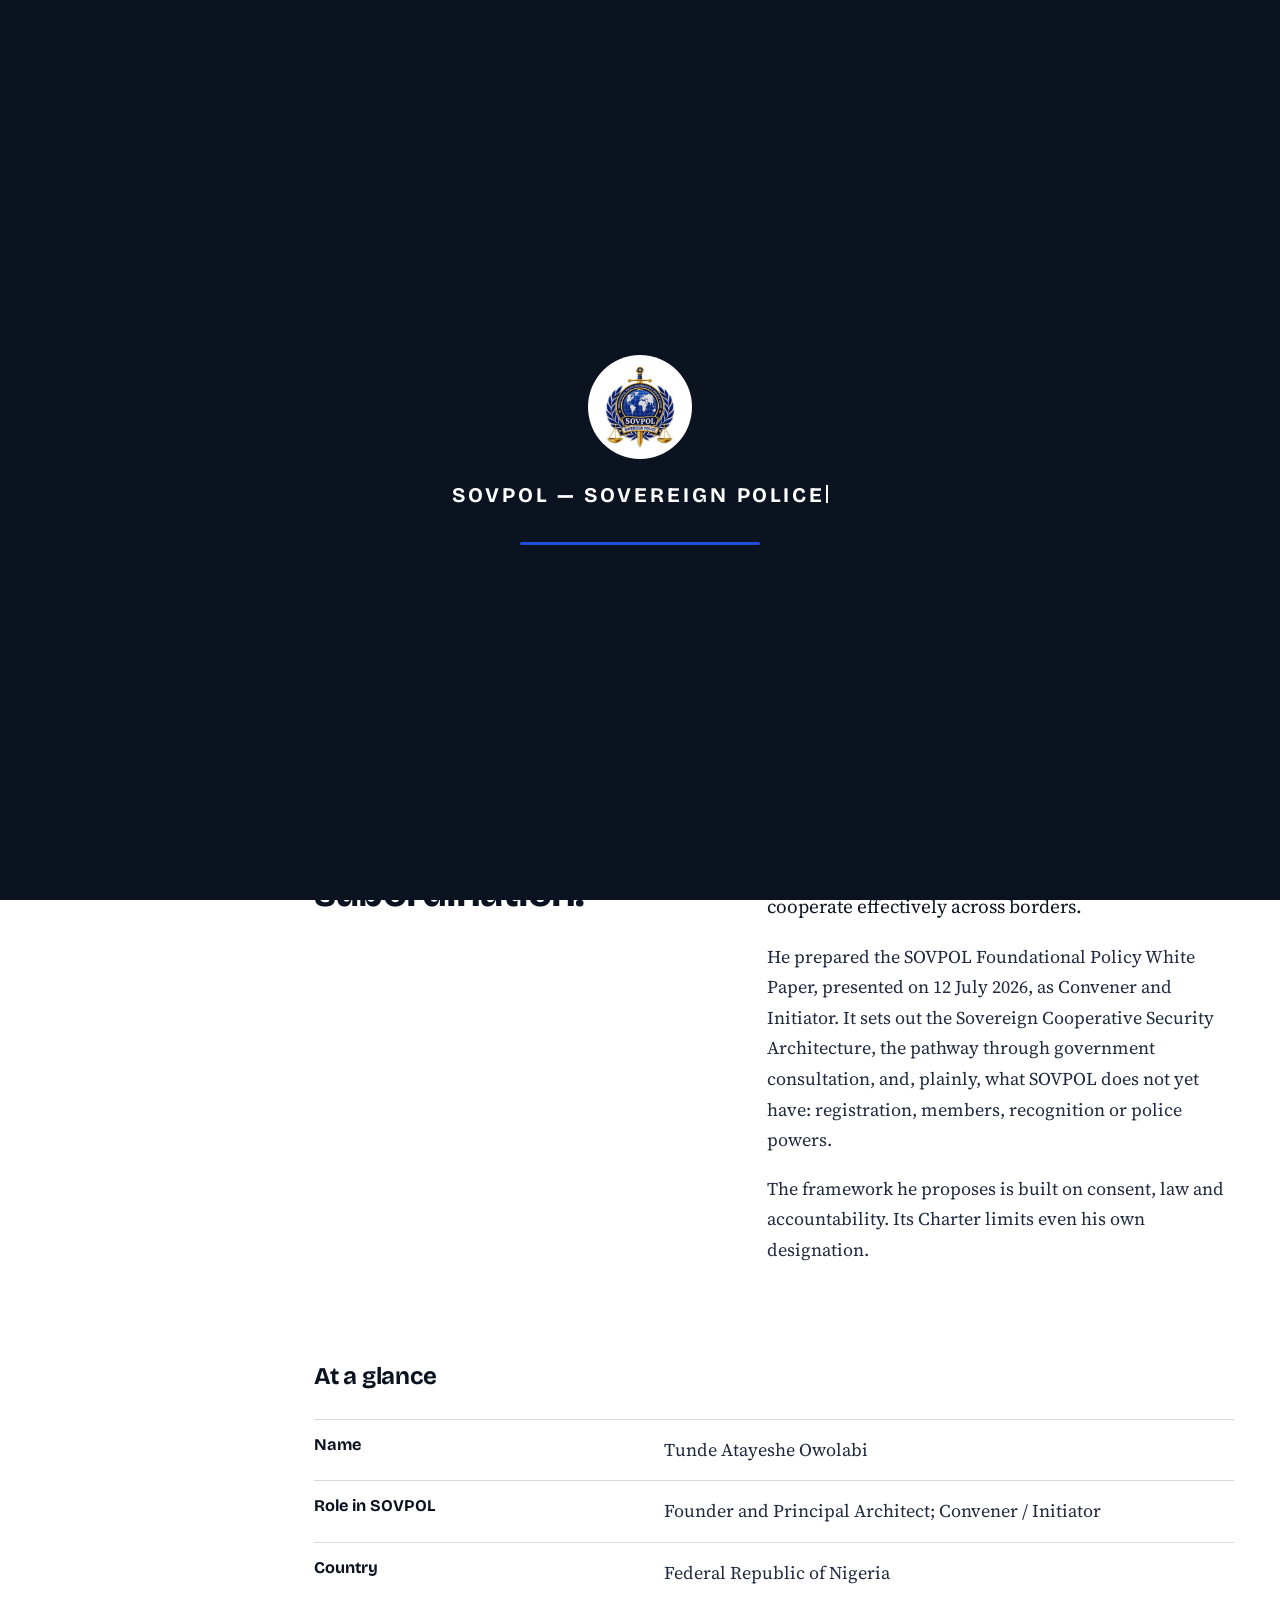
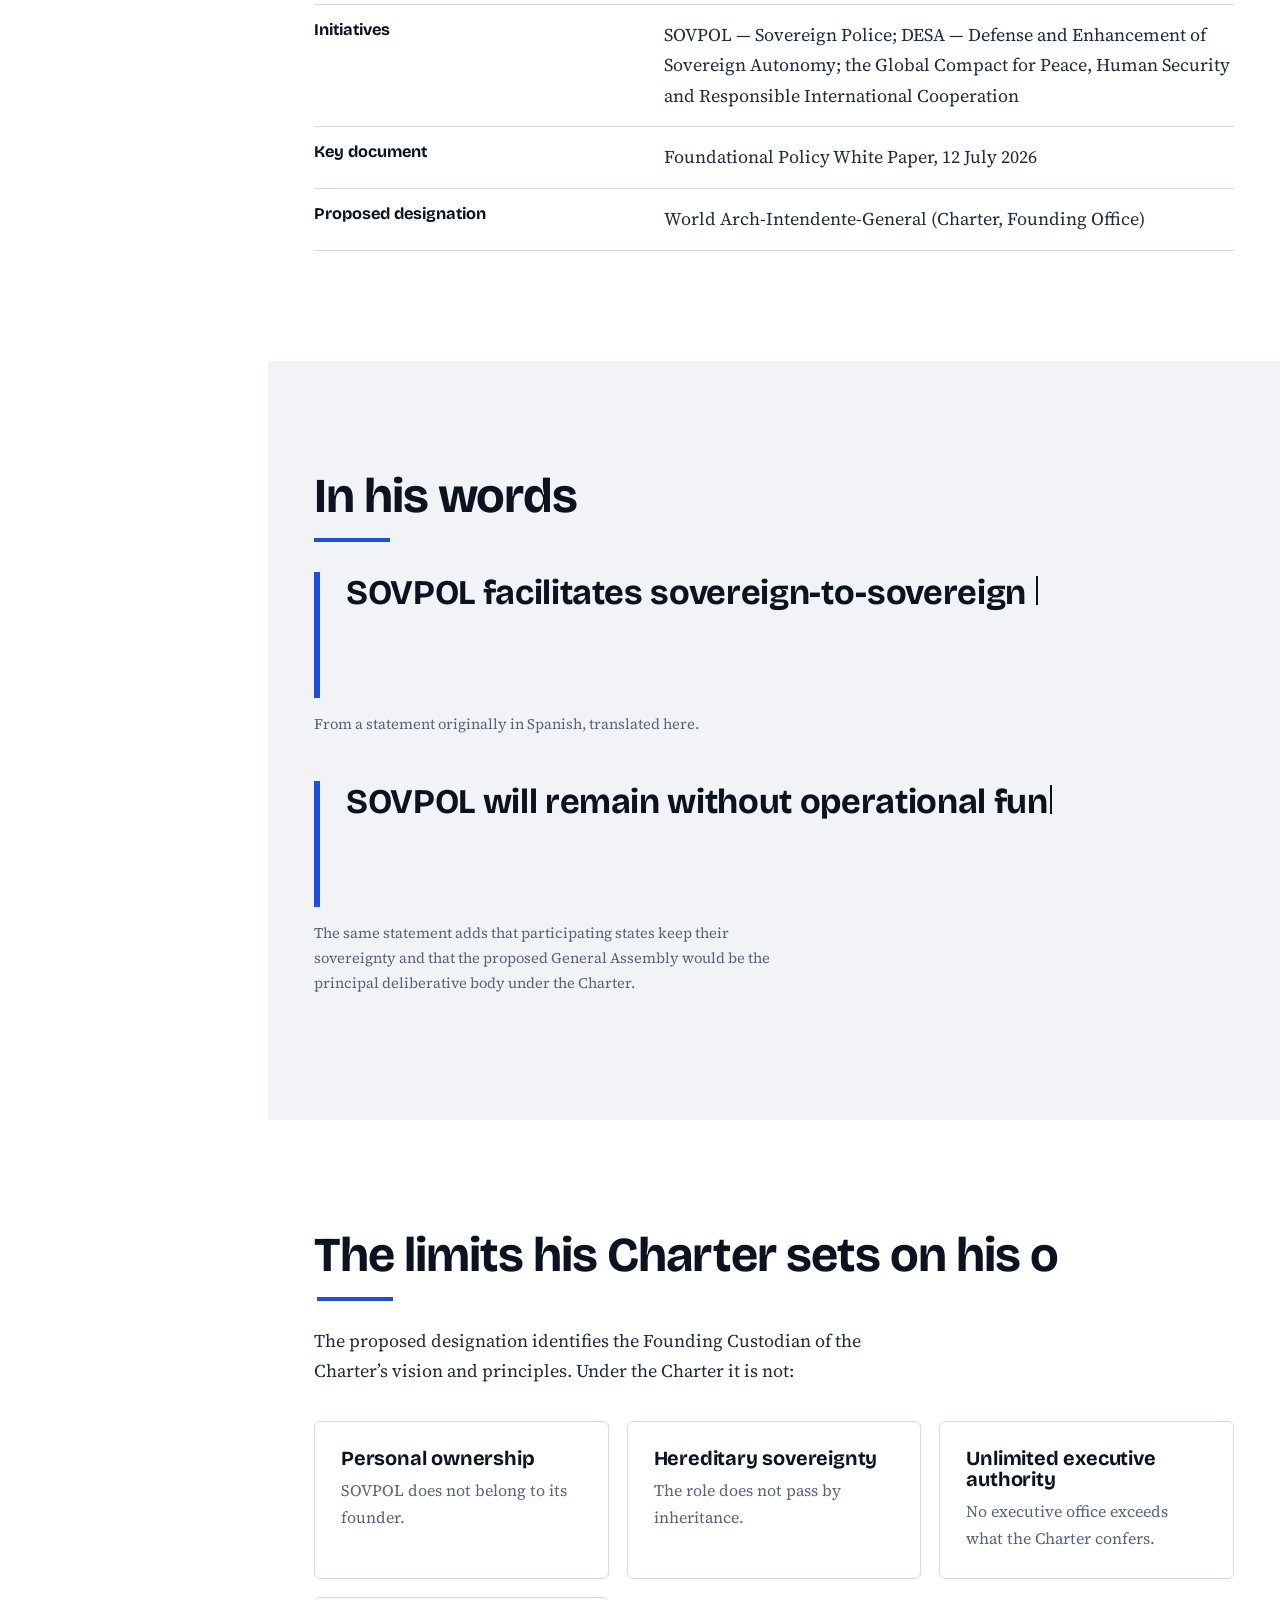
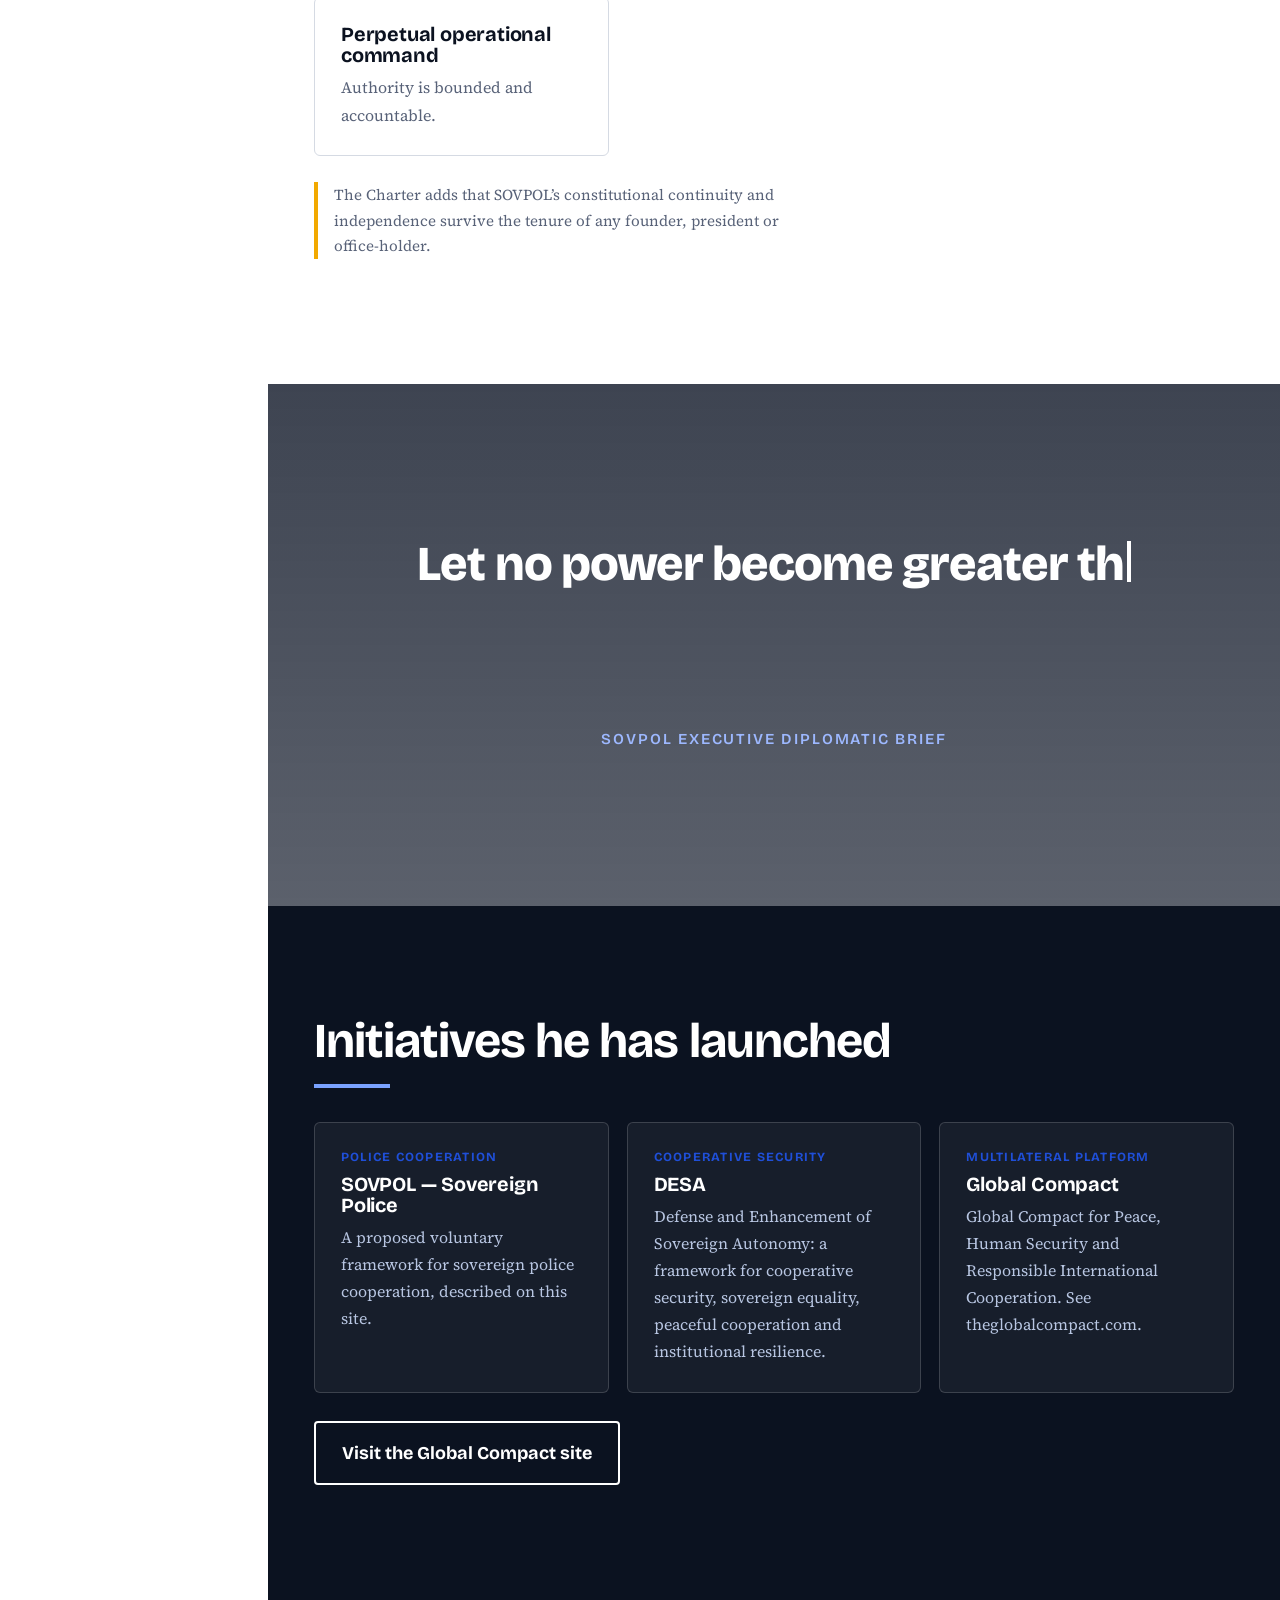
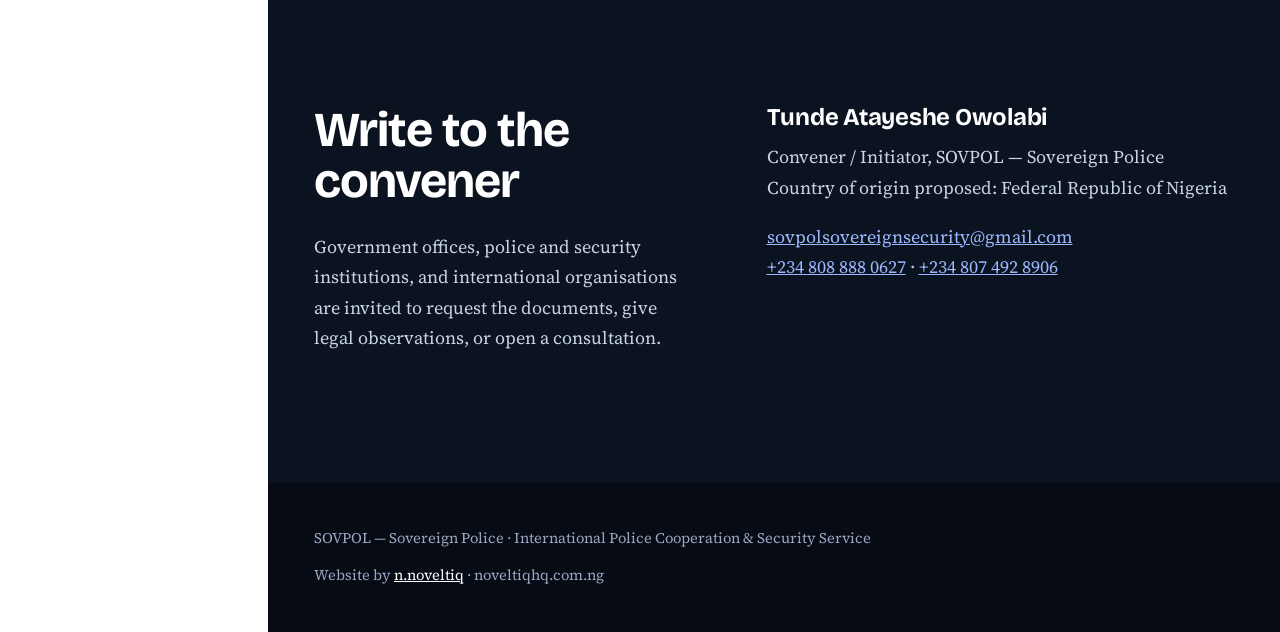
<file: founder.html>
<!DOCTYPE html>
<html lang="en"><head><meta charset="utf-8"><meta name="viewport" content="width=device-width, initial-scale=1, viewport-fit=cover">
<title>Tunde Atayeshe Owolabi — Founder of SOVPOL</title>
<meta name="description" content="SOVPOL is a proposed, voluntary framework for police cooperation among sovereign states. Initiative in formation. Not registered. No police powers.">
<link rel="preconnect" href="https://fonts.googleapis.com"><link rel="preconnect" href="https://fonts.gstatic.com" crossorigin>
<link href="https://fonts.googleapis.com/css2?family=Bricolage+Grotesque:wght@500;700;800&family=Source+Serif+4:wght@400;600&display=swap" rel="stylesheet">
<link rel="stylesheet" href="assets/style.css"><script>document.documentElement.className="js"</script></head><body>
<div id="prog"></div>
<div id="pre" aria-hidden="true"><img src="assets/img/logo.jpg" alt=""><div class="t"></div><div class="bar"><i></i></div></div>
<div class="top"><a href="index.html"><img src="assets/img/logo.jpg" alt="">SOVPOL</a><button id="mb" aria-expanded="false" aria-controls="rail">Menu</button></div>
<aside class="rail" id="rail" aria-label="Site navigation"><a class="brand" href="index.html"><img src="assets/img/logo.jpg" alt="SOVPOL emblem">SOVPOL</a>
<nav><a href="index.html#top">Overview</a><a href="index.html#proposal">Proposal</a><a href="index.html#principles">Principles</a><a href="index.html#limits">Limits</a><a href="index.html#institutions">Institutions</a><a href="index.html#status">Status</a><a href="index.html#pathway">Pathway</a><a href="founder.html" class="on">Founder</a><a href="index.html#documents">Documents</a><a href="index.html#contact">Contact</a></nav>
<a class="cta" href="docs/SOVPOL-Foundational-Policy-White-Paper.pdf">Read the White Paper</a><small>Sovereign Police<br>International Police Cooperation &amp; Security Service</small></aside>
<main><section class="fhero"><div class="in"><div class="pic"><img src="assets/img/founder.jpg" alt="Tunde Atayeshe Owolabi"></div><div>
<p class="sans" style="color:#9db8ff;font-weight:700;letter-spacing:.14em;text-transform:uppercase;font-size:.85rem;margin-bottom:14px">The founder</p>
<h1><span data-tw="Tunde Atayeshe Owolabi">Tunde Atayeshe Owolabi</span></h1>
<p class="rot" data-rot="Founder and Principal Architect.|Convener and Initiator.|Originator of the SCSA."></p>
<p>Nigerian originator of SOVPOL — Sovereign Police, its 39-Article Charter and the Sovereign Cooperative Security Architecture, offered to governments for consideration.</p>
<div class="btns"><a class="btn p" href="#contact">Write to him</a><a class="btn" href="docs/SOVPOL-Foundational-Policy-White-Paper.pdf">Read his White Paper</a></div></div></div></section>

<section><div class="in"><div class="split"><div class="big rv">Cooperation <i>without</i> subordination.</div><div class="rv d1">
<p class="lead">His proposition is that sovereign states should not have to surrender lawful national authority to cooperate effectively across borders.</p>
<p>He prepared the SOVPOL Foundational Policy White Paper, presented on 12 July 2026, as Convener and Initiator. It sets out the Sovereign Cooperative Security Architecture, the pathway through government consultation, and, plainly, what SOVPOL does not yet have: registration, members, recognition or police powers.</p>
<p>The framework he proposes is built on consent, law and accountability. Its Charter limits even his own designation.</p></div></div>
<h3 class="rv" style="margin-top:80px">At a glance</h3>
<table class="tbl rv"><tr><th>Name</th><td>Tunde Atayeshe Owolabi</td></tr><tr><th>Role in SOVPOL</th><td>Founder and Principal Architect; Convener / Initiator</td></tr><tr><th>Country</th><td>Federal Republic of Nigeria</td></tr><tr><th>Initiatives</th><td>SOVPOL — Sovereign Police; DESA — Defense and Enhancement of Sovereign Autonomy; the Global Compact for Peace, Human Security and Responsible International Cooperation</td></tr><tr><th>Key document</th><td>Foundational Policy White Paper, 12 July 2026</td></tr><tr><th>Proposed designation</th><td>World Arch-Intendente-General (Charter, Founding Office)</td></tr></table></div></section>

<section class="grey"><div class="in"><h2 class="rv">In his words</h2>
<p class="quote rv">SOVPOL facilitates sovereign-to-sovereign police cooperation, complementing without replacing the authority of national police forces.</p>
<p class="src rv">From a statement originally in Spanish, translated here.</p>
<p class="quote rv" style="margin-top:44px">SOVPOL will remain without operational functions until legitimate governmental authorisations and appropriate institutional mechanisms are established.</p>
<p class="src rv">The same statement adds that participating states keep their sovereignty and that the proposed General Assembly would be the principal deliberative body under the Charter.</p></div></section>

<section><div class="in"><h2 class="rv">The limits his Charter sets on his own role</h2><p class="rv">The proposed designation identifies the Founding Custodian of the Charter’s vision and principles. Under the Charter it is not:</p><div class="cards"><div class="card rv d1"><h3>Personal ownership</h3><p>SOVPOL does not belong to its founder.</p></div><div class="card rv d2"><h3>Hereditary sovereignty</h3><p>The role does not pass by inheritance.</p></div><div class="card rv d3"><h3>Unlimited executive authority</h3><p>No executive office exceeds what the Charter confers.</p></div><div class="card rv d1"><h3>Perpetual operational command</h3><p>Authority is bounded and accountable.</p></div></div><p class="note rv">The Charter adds that SOVPOL’s constitutional continuity and independence survive the tenure of any founder, president or office-holder.</p></div></section>

<section class="band2 b1"><div class="in rv"><p class="bq">Let no power become greater than the law, and let no law become empty of humanity.</p><span>SOVPOL Executive Diplomatic Brief</span></div></section><section class="dark"><div class="in"><h2 class="rv">Initiatives he has launched</h2><div class="cards"><div class="card rv d1"><small>Police cooperation</small><h3>SOVPOL — Sovereign Police</h3><p>A proposed voluntary framework for sovereign police cooperation, described on this site.</p></div><div class="card rv d2"><small>Cooperative security</small><h3>DESA</h3><p>Defense and Enhancement of Sovereign Autonomy: a framework for cooperative security, sovereign equality, peaceful cooperation and institutional resilience.</p></div><div class="card rv d3"><small>Multilateral platform</small><h3>Global Compact</h3><p>Global Compact for Peace, Human Security and Responsible International Cooperation. See theglobalcompact.com.</p></div></div><div class="btns rv"><a class="btn" href="https://www.theglobalcompact.com">Visit the Global Compact site</a></div></div></section><section class="contact" id="contact"><div class="in"><div class="split rv">
<div><h2>Write to the convener</h2><p>Government offices, police and security institutions, and international organisations are invited to request the documents, give legal observations, or open a consultation.</p></div>
<div><h3>Tunde Atayeshe Owolabi</h3><p>Convener / Initiator, SOVPOL — Sovereign Police<br>Country of origin proposed: Federal Republic of Nigeria</p><p><a href="mailto:sovpolsovereignsecurity@gmail.com">sovpolsovereignsecurity@gmail.com</a><br><a href="tel:+2348088880627">+234 808 888 0627</a> · <a href="tel:+2348074928906">+234 807 492 8906</a></p></div></div></div></section></main>
<footer><div class="in"><p>SOVPOL — Sovereign Police · International Police Cooperation &amp; Security Service</p><p>Website by <a href="https://noveltiqhq.com.ng">n.noveltiq</a> · noveltiqhq.com.ng</p></div></footer>
<button id="up" aria-label="Back to top">&#8593;</button><script src="assets/app.js"></script></body></html>
</file>
<file: assets/style.css>
:root{--ink:#0B1220;--cobalt:#1F4FD8;--sky:#DCE6FF;--grey:#F1F3F7;--line:#D5DAE3;--text:#202B3F;--muted:#586278;--amber:#F2A900;
--bg-hero:url(img/hero.jpg);--bg-a:url(img/hall.jpg);--bg-m:url(img/meet.jpg);--bg-f:url(img/flags.jpg);--bg-g:url(img/globe.jpg);--rail:268px}
*{box-sizing:border-box}
html{scroll-behavior:smooth;scroll-padding-top:20px}
body{margin:0;background:#fff;color:var(--text);font:18px/1.7 "Source Serif 4",Georgia,serif;padding-left:var(--rail)}
h1,h2,h3,.sans{font-family:"Bricolage Grotesque",system-ui,sans-serif}
h1,h2,h3{color:var(--ink);margin:0 0 .5em;line-height:1.05;letter-spacing:-.02em}
h1{font-size:clamp(2.6rem,6vw,5.4rem);font-weight:800}
h2{font-size:clamp(2rem,3.8vw,3.2rem);font-weight:700}
h3{font-size:1.5rem;font-weight:700;letter-spacing:-.01em}
p{margin:0 0 1em;max-width:62ch}
a{color:var(--cobalt)}
a:focus-visible,button:focus-visible{outline:3px solid var(--amber);outline-offset:3px}
.in{max-width:1000px;margin:0 auto;padding:0 40px}
section{padding:110px 0}
/* rail navigation */
.rail{position:fixed;left:0;top:0;bottom:0;width:var(--rail);background:var(--ink);color:#c9d3e8;display:flex;flex-direction:column;padding:28px 26px;z-index:20;font-family:"Bricolage Grotesque",sans-serif}
.brand{display:flex;align-items:center;gap:12px;color:#fff;text-decoration:none;font-weight:800;font-size:1.35rem;letter-spacing:.02em}
.brand img{width:48px;height:48px;border-radius:50%;background:#fff;padding:3px;object-fit:contain}
.pill{margin:22px 0 28px;font-size:.78rem;line-height:1.4;color:#ffe3a1;border:1px solid rgba(242,169,0,.6);border-radius:4px;padding:8px 10px}
.rail nav{display:flex;flex-direction:column;gap:2px}
.rail nav a{color:#c9d3e8;text-decoration:none;font-size:1.02rem;font-weight:500;padding:9px 0 9px 14px;border-left:3px solid rgba(255,255,255,.14);transition:color .15s,border-color .15s}
.rail nav a:hover{color:#fff}
.rail nav a.on{color:#fff;border-left-color:var(--cobalt);background:linear-gradient(90deg,rgba(31,79,216,.35),transparent)}
.rail .cta{margin-top:auto;display:block;text-align:center;background:var(--cobalt);color:#fff;text-decoration:none;font-weight:700;padding:13px;border-radius:4px}
.rail .cta:hover{background:#2f60ea}
.rail small{margin-top:14px;font-size:.78rem;color:#8d9ab5;line-height:1.5}
.top{display:none}
/* hero */
.hero{min-height:100vh;display:flex;flex-direction:column;justify-content:flex-end;padding:0;color:#fff;position:relative;background:var(--bg-hero) center/cover;isolation:isolate}
.hero:before,.cine:before{content:"";position:absolute;inset:0;z-index:-1}
.hero:before{background:linear-gradient(90deg,rgba(11,18,32,.92),rgba(11,18,32,.55) 60%,rgba(11,18,32,.25)),linear-gradient(0deg,rgba(11,18,32,.9),transparent 45%)}
.hero .in{padding-bottom:56px;padding-top:120px;width:100%;max-width:1100px;margin:0}
.hero h1{color:#fff;max-width:13ch;animation:rise .9s ease-out both}
.hero .lede{font-size:1.25rem;color:#d4def2;max-width:56ch}
.btns{display:flex;gap:14px;flex-wrap:wrap;margin:28px 0 0}
.btn{display:inline-block;font-family:"Bricolage Grotesque",sans-serif;font-weight:700;padding:15px 26px;border-radius:4px;text-decoration:none;border:2px solid #fff;color:#fff}
.btn.p{background:var(--cobalt);border-color:var(--cobalt)}.btn.p:hover{background:#2f60ea}
.btn:hover{background:rgba(255,255,255,.12)}
.strip{display:grid;grid-template-columns:repeat(4,1fr);background:rgba(11,18,32,.82);backdrop-filter:blur(10px);-webkit-backdrop-filter:blur(10px);border-top:1px solid rgba(255,255,255,.2)}
.strip div{padding:18px 26px;border-right:1px solid rgba(255,255,255,.14);font-family:"Bricolage Grotesque",sans-serif}
.strip div:last-child{border-right:0}
.strip span{display:block;font-size:.8rem;color:#9fb0d0}
.strip b{font-size:1.15rem;font-weight:700;color:#fff}
.tag{position:absolute;right:20px;top:18px;font-size:.78rem;color:#c3cee4;font-family:"Bricolage Grotesque",sans-serif;background:rgba(11,18,32,.55);padding:5px 10px;border-radius:3px}
@keyframes rise{from{opacity:0;transform:translateY(20px)}to{opacity:1;transform:none}}
/* overview */
.split{display:grid;grid-template-columns:.9fr 1.1fr;gap:70px}
.big{font-family:"Bricolage Grotesque",sans-serif;font-size:clamp(1.9rem,3.2vw,2.8rem);font-weight:700;line-height:1.1;letter-spacing:-.02em;color:var(--ink);position:sticky;top:40px;align-self:start}
.big i{font-style:normal;color:var(--cobalt)}
.grey{background:var(--grey)}
.areas{columns:2;column-gap:48px;margin:24px 0 0;padding:0;list-style:none}
.areas li{break-inside:avoid;padding:11px 0;border-top:1px solid var(--line);font-family:"Bricolage Grotesque",sans-serif;font-weight:500;color:var(--ink)}
/* architecture stepper */
.flow{display:grid;grid-template-columns:repeat(6,1fr);margin-top:40px;border-top:3px solid var(--ink)}
.flow div{padding:20px 14px 0 0;position:relative;font-family:"Bricolage Grotesque",sans-serif;font-weight:700;font-size:1.02rem;line-height:1.25;color:var(--ink)}
.flow div:before{content:"";position:absolute;top:-10px;left:0;width:17px;height:17px;background:var(--cobalt);border:3px solid #fff;border-radius:50%;box-shadow:0 0 0 1px var(--ink)}
/* cinematic bands */
.cine{position:relative;isolation:isolate;min-height:68vh;display:flex;align-items:flex-end;color:#fff;background:center/cover;padding:0;background-attachment:fixed}
.cine .in{padding-bottom:64px;padding-top:80px;width:100%;max-width:1100px;margin:0}
.cine h3{color:#fff;font-size:clamp(2rem,4.4vw,3.6rem);font-weight:800;margin-bottom:.3em}
.cine p{font-size:1.15rem;color:#dbe4f6;margin:0}
.cine:before{background:linear-gradient(0deg,rgba(11,18,32,.93) 5%,rgba(11,18,32,.35) 65%,rgba(11,18,32,.15))}
.c1{background-image:var(--bg-a)}.c2{background-image:var(--bg-m)}.c3{background-image:var(--bg-f)}.c4{background-image:var(--bg-g)}
.cine small{position:absolute;right:20px;top:16px;font:.76rem "Bricolage Grotesque",sans-serif;color:#c3cee4;background:rgba(11,18,32,.5);padding:4px 9px;border-radius:3px}
.head{background:var(--ink);color:#dce6ff;padding:96px 0 64px}.head h2{color:#fff;max-width:18ch}.head p{color:#b8c6e2}
/* institutions */
.rows{margin-top:30px}
.rows div{display:grid;grid-template-columns:.35fr .65fr;gap:30px;padding:20px 0;border-top:1px solid var(--line)}
.rows div:last-child{border-bottom:1px solid var(--line)}
.rows b{font-family:"Bricolage Grotesque",sans-serif;font-size:1.15rem;color:var(--ink)}
.note{font-size:.95rem;color:var(--muted);border-left:4px solid var(--amber);padding-left:16px;margin-top:26px}
/* pathway */
.path{background:var(--cobalt);color:#fff}.path h2{color:#fff}.path p{color:#dce6ff}
.steps{counter-reset:s;list-style:none;margin:44px 0 0;padding:0;display:grid;grid-template-columns:repeat(3,1fr);gap:0;border-top:1px solid rgba(255,255,255,.4);border-left:1px solid rgba(255,255,255,.4)}
.steps li{counter-increment:s;padding:26px;border-right:1px solid rgba(255,255,255,.4);border-bottom:1px solid rgba(255,255,255,.4);color:#e4ecff}
.steps li:before{content:counter(s);display:block;font:800 3rem/1 "Bricolage Grotesque",sans-serif;color:rgba(255,255,255,.35);margin-bottom:10px}
.steps b{display:block;color:#fff;font:700 1.2rem "Bricolage Grotesque",sans-serif;margin-bottom:4px}
/* docs */
.docs{display:grid;grid-template-columns:repeat(3,1fr);gap:20px;margin-top:36px}
.doc{display:flex;flex-direction:column;background:#fff;border:1px solid var(--line);padding:28px;text-decoration:none;color:var(--text);border-radius:6px;min-height:230px;transition:border-color .2s,transform .2s}
.doc:hover{border-color:var(--cobalt);transform:translateY(-4px)}
.doc b{font:800 1.4rem/1.15 "Bricolage Grotesque",sans-serif;color:var(--ink);margin-bottom:8px}
.doc span{font-size:.98rem;color:var(--muted)}
.doc em{margin-top:auto;font:700 .95rem "Bricolage Grotesque",sans-serif;color:var(--cobalt);font-style:normal;padding-top:18px}
.doc img{width:64px;margin-bottom:14px;border-radius:2px;border:1px solid var(--line)}
/* contact */
.contact{background:var(--ink);color:#c9d3e8}.contact h2,.contact h3{color:#fff}.contact a{color:#9db8ff}
footer{background:#060b14;color:#9aa7c2;padding:44px 0;font-size:.92rem}
footer .in{display:grid;gap:12px;max-width:1000px}footer p{max-width:86ch;margin:0}footer a{color:#fff}
@media(max-width:980px){
body{padding-left:0;padding-top:60px}
.top{display:flex;position:fixed;top:0;left:0;right:0;height:60px;background:var(--ink);align-items:center;justify-content:space-between;padding:0 18px;z-index:30}
.top a{display:flex;align-items:center;gap:10px;color:#fff;text-decoration:none;font:800 1.15rem "Bricolage Grotesque",sans-serif}
.top img{width:36px;height:36px;border-radius:50%;background:#fff;padding:2px}
.top button{font:700 1rem "Bricolage Grotesque",sans-serif;background:var(--cobalt);color:#fff;border:0;border-radius:4px;padding:10px 18px;cursor:pointer}
.rail{transform:translateX(-100%);transition:transform .25s;padding-top:80px;width:min(86vw,320px)}
.rail.open{transform:none;box-shadow:0 0 0 100vmax rgba(0,0,0,.55)}
.hero{min-height:calc(100vh - 60px)}.strip{grid-template-columns:1fr 1fr}.strip div{border-bottom:1px solid rgba(255,255,255,.14)}
.in{padding:0 24px}.split,.rows div,.docs,.steps{grid-template-columns:1fr}.big{position:static}.flow{grid-template-columns:1fr 1fr;row-gap:30px}
.areas{columns:1}.cine{background-attachment:scroll;min-height:56vh}section{padding:70px 0}.hero .in{padding-top:60px}}
@media(prefers-reduced-motion:reduce){.hero h1{animation:none}.rail,.rail nav a,.doc{transition:none}html{scroll-behavior:auto}}

#pre{position:fixed;inset:0;background:var(--ink);z-index:100;display:flex;flex-direction:column;align-items:center;justify-content:center;gap:24px;transition:opacity .7s,visibility .7s}
#pre.done{opacity:0;visibility:hidden}
#pre img{width:104px;height:104px;border-radius:50%;background:#fff;padding:5px;animation:pulse 1.8s ease-in-out infinite}
#pre .t{font:700 1.3rem "Bricolage Grotesque",sans-serif;color:#fff;letter-spacing:.14em;min-height:1.7em}
#pre .bar{width:240px;height:3px;background:rgba(255,255,255,.18);border-radius:2px;overflow:hidden}
#pre .bar i{display:block;height:100%;width:0;background:var(--cobalt);animation:load 2.1s ease-out forwards}
@keyframes pulse{0%,100%{box-shadow:0 0 0 0 rgba(31,79,216,.6)}50%{box-shadow:0 0 0 22px rgba(31,79,216,0)}}
@keyframes load{to{width:100%}}
@keyframes blink{50%{opacity:0}}
.caret:after{content:"";display:inline-block;width:.07em;height:.85em;background:currentColor;margin-left:.06em;animation:blink 1s steps(1) infinite;vertical-align:-.04em}
.rot{font:700 clamp(1.2rem,2.2vw,1.7rem) "Bricolage Grotesque",sans-serif;color:#9db8ff;margin:0 0 18px;min-height:1.5em}
.rv{opacity:0;transform:translateY(30px);transition:opacity .9s ease,transform .9s ease}
.rv.vis{opacity:1;transform:none}.d1{transition-delay:.12s}.d2{transition-delay:.24s}.d3{transition-delay:.36s}
.stats{display:grid;grid-template-columns:repeat(4,1fr);border-top:3px solid var(--ink);margin-top:60px}
.stats div{padding:24px 18px 0 0}.stats b{display:block;font:800 clamp(2.8rem,5vw,4.2rem)/1 "Bricolage Grotesque",sans-serif;color:var(--cobalt)}
.stats span{font:500 1.02rem "Bricolage Grotesque",sans-serif;color:var(--ink)}
.cards{display:grid;grid-template-columns:repeat(3,1fr);gap:18px;margin-top:34px}
.card{background:#fff;border:1px solid var(--line);padding:26px;border-radius:6px;transition:transform .3s,box-shadow .3s,border-color .3s}
.card:hover{transform:translateY(-7px);box-shadow:0 24px 44px -24px rgba(11,18,32,.55);border-color:var(--cobalt)}
.card h3{font-size:1.25rem;margin-bottom:.4em}.card p{margin:0;font-size:1rem;color:var(--muted)}
.card small{display:block;font:700 .78rem "Bricolage Grotesque",sans-serif;color:var(--cobalt);letter-spacing:.1em;text-transform:uppercase;margin-bottom:10px}
.lead{font-size:1.2rem;color:var(--ink)}
.tbl{width:100%;border-collapse:collapse;margin-top:30px}
.tbl th,.tbl td{text-align:left;padding:15px 0;border-top:1px solid var(--line);vertical-align:top}
.tbl tr:last-child th,.tbl tr:last-child td{border-bottom:1px solid var(--line)}
.tbl th{width:38%;font:700 1.02rem "Bricolage Grotesque",sans-serif;color:var(--ink);padding-right:20px}
.tbl td b{color:var(--cobalt)}
.dark{background:var(--ink);color:#c9d3e8}.dark h2,.dark h3{color:#fff}.dark .card{background:rgba(255,255,255,.05);border-color:rgba(255,255,255,.16)}.dark .card p{color:#b8c6e2}
.mini{display:grid;grid-template-columns:200px 1fr;gap:40px;align-items:center}
.mini img,.pic img{width:100%;display:block;border-radius:4px}
.pic{position:relative}.pic:before{content:"";position:absolute;inset:18px -18px -18px 18px;border:3px solid var(--cobalt);border-radius:4px;z-index:0;transition:inset .5s}
.pic:hover:before{inset:10px -10px -10px 10px}.pic img{position:relative;z-index:1}
.fhero{background:var(--ink);color:#c9d3e8;padding:130px 0 100px}
.fhero .in{display:grid;grid-template-columns:.78fr 1.22fr;gap:70px;align-items:center;max-width:1100px}
.fhero h1{color:#fff;font-size:clamp(2.4rem,5vw,4.2rem);margin-bottom:.2em}.fhero p{color:#b8c6e2}
.quote{font:700 clamp(1.5rem,2.7vw,2.3rem)/1.22 "Bricolage Grotesque",sans-serif;color:var(--ink);border-left:6px solid var(--cobalt);padding-left:26px;margin:30px 0 14px;letter-spacing:-.01em}
.src{font-size:.92rem;color:var(--muted)}
.btn.dk{border-color:var(--ink);color:var(--ink)}.btn.dk:hover{background:rgba(11,18,32,.07)}
@media(max-width:980px){.stats{grid-template-columns:1fr 1fr}.cards,.mini,.fhero .in{grid-template-columns:1fr}.mini img{max-width:220px}.fhero{padding:60px 0}.pic{margin-right:18px}}
@media(prefers-reduced-motion:reduce){.rv{opacity:1;transform:none;transition:none}.card,.pic:before{transition:none}#pre img,#pre .bar i,.caret:after{animation:none}}

.spot{position:absolute;inset:0;pointer-events:none;z-index:-1;background:radial-gradient(520px circle at var(--mx,72%) var(--my,28%),rgba(122,162,255,.20),transparent 62%)}
.band2{position:relative;isolation:isolate;min-height:58vh;display:flex;align-items:center;justify-content:center;text-align:center;color:#fff;background:center/cover;background-attachment:fixed;padding:100px 0}
.band2:before{content:"";position:absolute;inset:0;z-index:-1;background:linear-gradient(180deg,rgba(7,15,32,.78),rgba(7,15,32,.66))}
.b1{background-image:var(--bg-g)}.b2{background-image:var(--bg-f)}.b3{background-image:url(img/emblem.jpg)}
.bq{font:800 clamp(1.7rem,3.8vw,3.1rem)/1.14 "Bricolage Grotesque",sans-serif;letter-spacing:-.02em;max-width:24ch;margin:0 auto 20px;color:#fff}
.band2 span{font:600 .95rem "Bricolage Grotesque",sans-serif;letter-spacing:.12em;text-transform:uppercase;color:#9db8ff}
.mosaic{display:grid;grid-template-columns:repeat(6,1fr);grid-auto-rows:clamp(90px,13vw,150px);gap:14px;margin-top:38px}
.tile{position:relative;overflow:hidden;border-radius:6px;margin:0;background:var(--ink)}
.tile img{width:100%;height:100%;object-fit:cover;display:block;transition:transform 1s cubic-bezier(.2,.7,.2,1)}
.tile.w img{object-fit:contain;background:#fff;padding:14px}.tile.k img{object-fit:contain;background:#000}
.tile:hover img{transform:scale(1.08)}
.tile figcaption{position:absolute;left:0;right:0;bottom:0;padding:34px 16px 12px;font:600 .9rem "Bricolage Grotesque",sans-serif;color:#fff;background:linear-gradient(transparent,rgba(7,15,32,.88));transform:translateY(100%);transition:transform .45s}
.tile:hover figcaption,.tile:focus-within figcaption{transform:none}
.tile.rv{opacity:1;transform:none;transition:none}
.tile.rv img{clip-path:inset(100% 0 0 0);transition:clip-path 1.1s cubic-bezier(.7,0,.2,1),transform 1s cubic-bezier(.2,.7,.2,1)}
.tile.rv.vis img{clip-path:inset(0)}.tile.d2.vis img{transition-delay:.15s,0s}.tile.d3.vis img{transition-delay:.3s,0s}
.g1{grid-column:span 4;grid-row:span 3}.g2{grid-column:span 2;grid-row:span 3}.g3,.g4,.g5{grid-column:span 2;grid-row:span 2}.g6,.g7{grid-column:span 3;grid-row:span 2}.g8{grid-column:span 4;grid-row:span 2}.g9{grid-column:span 2;grid-row:span 2}
.seq{display:flex;flex-wrap:wrap;gap:10px 30px;margin:22px 0 0}
.seq span{font:700 1rem "Bricolage Grotesque",sans-serif;color:#fff;padding:12px 18px;background:rgba(255,255,255,.07);border:1px solid rgba(255,255,255,.22);border-radius:4px;opacity:0;transform:translateX(-16px);transition:opacity .6s,transform .6s,background .3s;position:relative}
.seq span:not(:last-child):after{content:"\2192";position:absolute;right:-24px;top:50%;transform:translateY(-52%);color:#7aa2ff;font-size:1.1rem}
.seq span:hover{background:rgba(31,79,216,.45)}
.seq.vis span{opacity:1;transform:none}
.dark .note{color:#b8c6e2}
.tags{display:flex;flex-wrap:wrap;gap:10px;margin-top:20px}
.tags span{font:700 1rem "Bricolage Grotesque",sans-serif;color:var(--ink);background:#fff;border:2px solid var(--cobalt);padding:9px 18px;border-radius:40px;opacity:0;transform:scale(.7);transition:opacity .5s,transform .5s cubic-bezier(.3,1.6,.5,1)}
.tags.vis span{opacity:1;transform:none}
.faq{border-top:1px solid var(--line)}.faq:last-of-type{border-bottom:1px solid var(--line)}
.faq button{all:unset;box-sizing:border-box;width:100%;cursor:pointer;display:flex;justify-content:space-between;gap:20px;align-items:center;padding:22px 0;font:700 1.25rem/1.25 "Bricolage Grotesque",sans-serif;color:var(--ink)}
.faq button:hover{color:var(--cobalt)}.faq button:focus-visible{outline:3px solid var(--amber);outline-offset:2px}
.faq button i{font-style:normal;font-size:1.8rem;color:var(--cobalt);transition:transform .35s;flex-shrink:0}
.faq.open button i{transform:rotate(45deg)}
.faq .a{display:grid;grid-template-rows:0fr;transition:grid-template-rows .45s ease}
.faq.open .a{grid-template-rows:1fr}.faq .a>div{overflow:hidden}.faq .a p{padding-bottom:22px;margin:0;color:var(--muted)}
@media(max-width:980px){.band2{background-attachment:scroll;min-height:46vh;padding:70px 0}}
@media(max-width:640px){.mosaic{grid-template-columns:1fr 1fr;grid-auto-rows:120px;gap:10px}.mosaic .tile{grid-column:span 1!important;grid-row:span 1!important}.mosaic .g1{grid-column:span 2!important;grid-row:span 2!important}.tile figcaption{transform:none;font-size:.78rem;padding:22px 10px 8px}.seq{gap:10px 14px}.seq span:not(:last-child):after{display:none}.faq button{font-size:1.1rem}}
@media(prefers-reduced-motion:reduce){.tile.rv img{clip-path:none!important;transition:none}.seq span,.tags span{opacity:1;transform:none;transition:none}.faq .a{transition:none}.spot{display:none}}
.seq.vis span:nth-child(1){transition-delay:0.12s}.tags.vis span:nth-child(1){transition-delay:0.09s}.seq.vis span:nth-child(2){transition-delay:0.24s}.tags.vis span:nth-child(2){transition-delay:0.18s}.seq.vis span:nth-child(3){transition-delay:0.36s}.tags.vis span:nth-child(3){transition-delay:0.27s}.seq.vis span:nth-child(4){transition-delay:0.48s}.tags.vis span:nth-child(4){transition-delay:0.36s}.seq.vis span:nth-child(5){transition-delay:0.60s}.tags.vis span:nth-child(5){transition-delay:0.45s}.seq.vis span:nth-child(6){transition-delay:0.72s}.tags.vis span:nth-child(6){transition-delay:0.54s}.seq.vis span:nth-child(7){transition-delay:0.84s}.tags.vis span:nth-child(7){transition-delay:0.63s}.seq.vis span:nth-child(8){transition-delay:0.96s}.tags.vis span:nth-child(8){transition-delay:0.72s}.seq.vis span:nth-child(9){transition-delay:1.08s}.tags.vis span:nth-child(9){transition-delay:0.81s}
img{max-width:100%}
@media(min-width:981px){.mini.wide{grid-template-columns:240px 1fr}}
.rail{overflow-y:auto;overscroll-behavior:contain;scrollbar-width:thin;scrollbar-color:#2c3e66 transparent}
.rail>*{flex-shrink:0}
.hero{min-height:100vh;min-height:100svh}
@media(max-height:780px) and (min-width:981px){.rail{padding:18px 22px}.rail nav a{padding:6px 0 6px 14px;font-size:.97rem}.rail small{display:none}.rail .cta{margin-top:18px;padding:11px}}
#prog{position:fixed;top:0;left:var(--rail);right:0;height:3px;background:linear-gradient(90deg,var(--cobalt),#7aa2ff);transform:scaleX(0);transform-origin:left;z-index:60}
#up{position:fixed;right:22px;bottom:22px;width:48px;height:48px;border-radius:50%;border:0;background:var(--cobalt);color:#fff;font:700 1.3rem sans-serif;cursor:pointer;opacity:0;visibility:hidden;transform:translateY(14px);transition:opacity .3s,transform .3s,visibility .3s;z-index:40;box-shadow:0 10px 24px -8px rgba(31,79,216,.7)}
#up.show{opacity:1;visibility:visible;transform:none}
.btn{position:relative;overflow:hidden}
.btn:after{content:"";position:absolute;top:0;left:-70%;width:45%;height:100%;background:linear-gradient(90deg,transparent,rgba(255,255,255,.4),transparent);transform:skewX(-20deg);transition:left .7s}
.btn:hover:after{left:130%}
.brand img{transition:transform .8s}.brand:hover img{transform:rotate(360deg)}
.js .hero .lede,.js .hero .btns,.js .hero .strip,.js .hero .rot,.js .fhero .in>div:last-child>*:not(h1){opacity:0;transform:translateY(26px)}
.go .hero .lede,.go .hero .btns,.go .hero .strip,.go .hero .rot,.go .fhero .in>div:last-child>*:not(h1){opacity:1;transform:none;transition:opacity .9s ease,transform .9s ease}
.go .hero .rot{transition-delay:.2s}.go .hero .lede{transition-delay:.9s}.go .hero .btns{transition-delay:1.1s}.go .hero .strip{transition-delay:1.3s}
.go .fhero .in>div:last-child>p:first-child{transition-delay:.1s}.go .fhero .rot{transition-delay:.3s}.go .fhero .in>div:last-child>p:nth-of-type(3){transition-delay:.9s}.go .fhero .btns{transition-delay:1.1s}
.js .fhero .pic img{clip-path:inset(0 100% 0 0)}.go .fhero .pic img{clip-path:inset(0);transition:clip-path 1.3s cubic-bezier(.7,0,.2,1) .2s}
.js .rail nav a,.js .rail .cta{opacity:0;transform:translateX(-16px)}
.go .rail nav a,.go .rail .cta{opacity:1;transform:none;transition:opacity .6s,transform .6s,color .15s,border-color .15s}
.go .rail .cta{transition-delay:1s}
.go .rail nav a:nth-child(1){transition-delay:0.42s}.flow.vis div:nth-child(1):before{animation-delay:0.3s}.go .rail nav a:nth-child(2){transition-delay:0.49s}.flow.vis div:nth-child(2):before{animation-delay:0.6s}.go .rail nav a:nth-child(3){transition-delay:0.56s}.flow.vis div:nth-child(3):before{animation-delay:0.9s}.go .rail nav a:nth-child(4){transition-delay:0.63s}.flow.vis div:nth-child(4):before{animation-delay:1.2s}.go .rail nav a:nth-child(5){transition-delay:0.70s}.flow.vis div:nth-child(5):before{animation-delay:1.5s}.go .rail nav a:nth-child(6){transition-delay:0.77s}.flow.vis div:nth-child(6):before{animation-delay:1.8s}.go .rail nav a:nth-child(7){transition-delay:0.84s}.flow.vis div:nth-child(7):before{animation-delay:2.1s}.go .rail nav a:nth-child(8){transition-delay:0.91s}.flow.vis div:nth-child(8):before{animation-delay:2.4s}.go .rail nav a:nth-child(9){transition-delay:0.98s}.flow.vis div:nth-child(9):before{animation-delay:2.7s}.go .rail nav a:nth-child(10){transition-delay:1.05s}.flow.vis div:nth-child(10):before{animation-delay:3.0s}
.done .rail nav a,.done .rail .cta{transition-delay:0s!important}
h2.rv:after{content:"";display:block;height:4px;width:0;background:var(--cobalt);margin-top:16px;transition:width 1s .35s ease}
h2.rv.vis:after{width:76px}.dark h2.rv:after,.contact h2.rv:after{background:#7aa2ff}.path h2.rv:after{background:#fff}
.flow.vis div:before{animation:pulse 2.6s ease-in-out infinite}
.steps li{transition:background .3s}.steps li:hover{background:rgba(255,255,255,.1)}
.cine .rv{transform:translateX(-46px)}.cine .rv.vis{transform:none}
.card.rv,.doc.rv{transition:opacity .9s ease,transform .25s ease-out,box-shadow .3s,border-color .3s}
@media(min-width:1500px){.hero .in,.cine .in{margin:0 auto}body{font-size:19px}}
@media(max-height:500px) and (orientation:landscape){.hero{min-height:auto;padding-top:20px}.cine{min-height:420px}}
@media(min-width:641px) and (max-width:980px){.cards,.docs,.steps{grid-template-columns:1fr 1fr}.fhero .in{max-width:680px}}
@media(max-width:980px){html{scroll-padding-top:76px}.top{padding-top:env(safe-area-inset-top);height:calc(60px + env(safe-area-inset-top))}body{padding-top:calc(60px + env(safe-area-inset-top))}#prog{left:0;top:calc(60px + env(safe-area-inset-top))}html.lock{overflow:hidden}.rail{padding-top:calc(80px + env(safe-area-inset-top))}.hero{min-height:auto}.hero .in{padding-bottom:36px}#up{right:14px;bottom:14px}}
@media(max-width:640px){.cards,.docs,.steps{grid-template-columns:1fr}.tbl th,.tbl td{display:block;width:100%}.tbl th{padding-bottom:0;border-bottom:0}.tbl td{padding-top:4px;border-top:0}.in{padding:0 20px}.strip div{padding:14px 16px}.flow{grid-template-columns:1fr 1fr}.rv{transform:translateY(20px)}.cine .rv{transform:translateY(20px)}.btns .btn{flex:1 1 100%;text-align:center}h1{font-size:clamp(2.1rem,10vw,3rem)}}
@media(prefers-reduced-motion:reduce){.js .hero *,.js .fhero .in>div *,.js .rail nav a,.js .rail .cta{opacity:1!important;transform:none!important;transition:none!important}.js .fhero .pic img{clip-path:none!important}h2.rv:after{transition:none;width:76px}.flow.vis div:before,.btn:after{animation:none;transition:none}#prog,#up{transition:none}}
</file>
